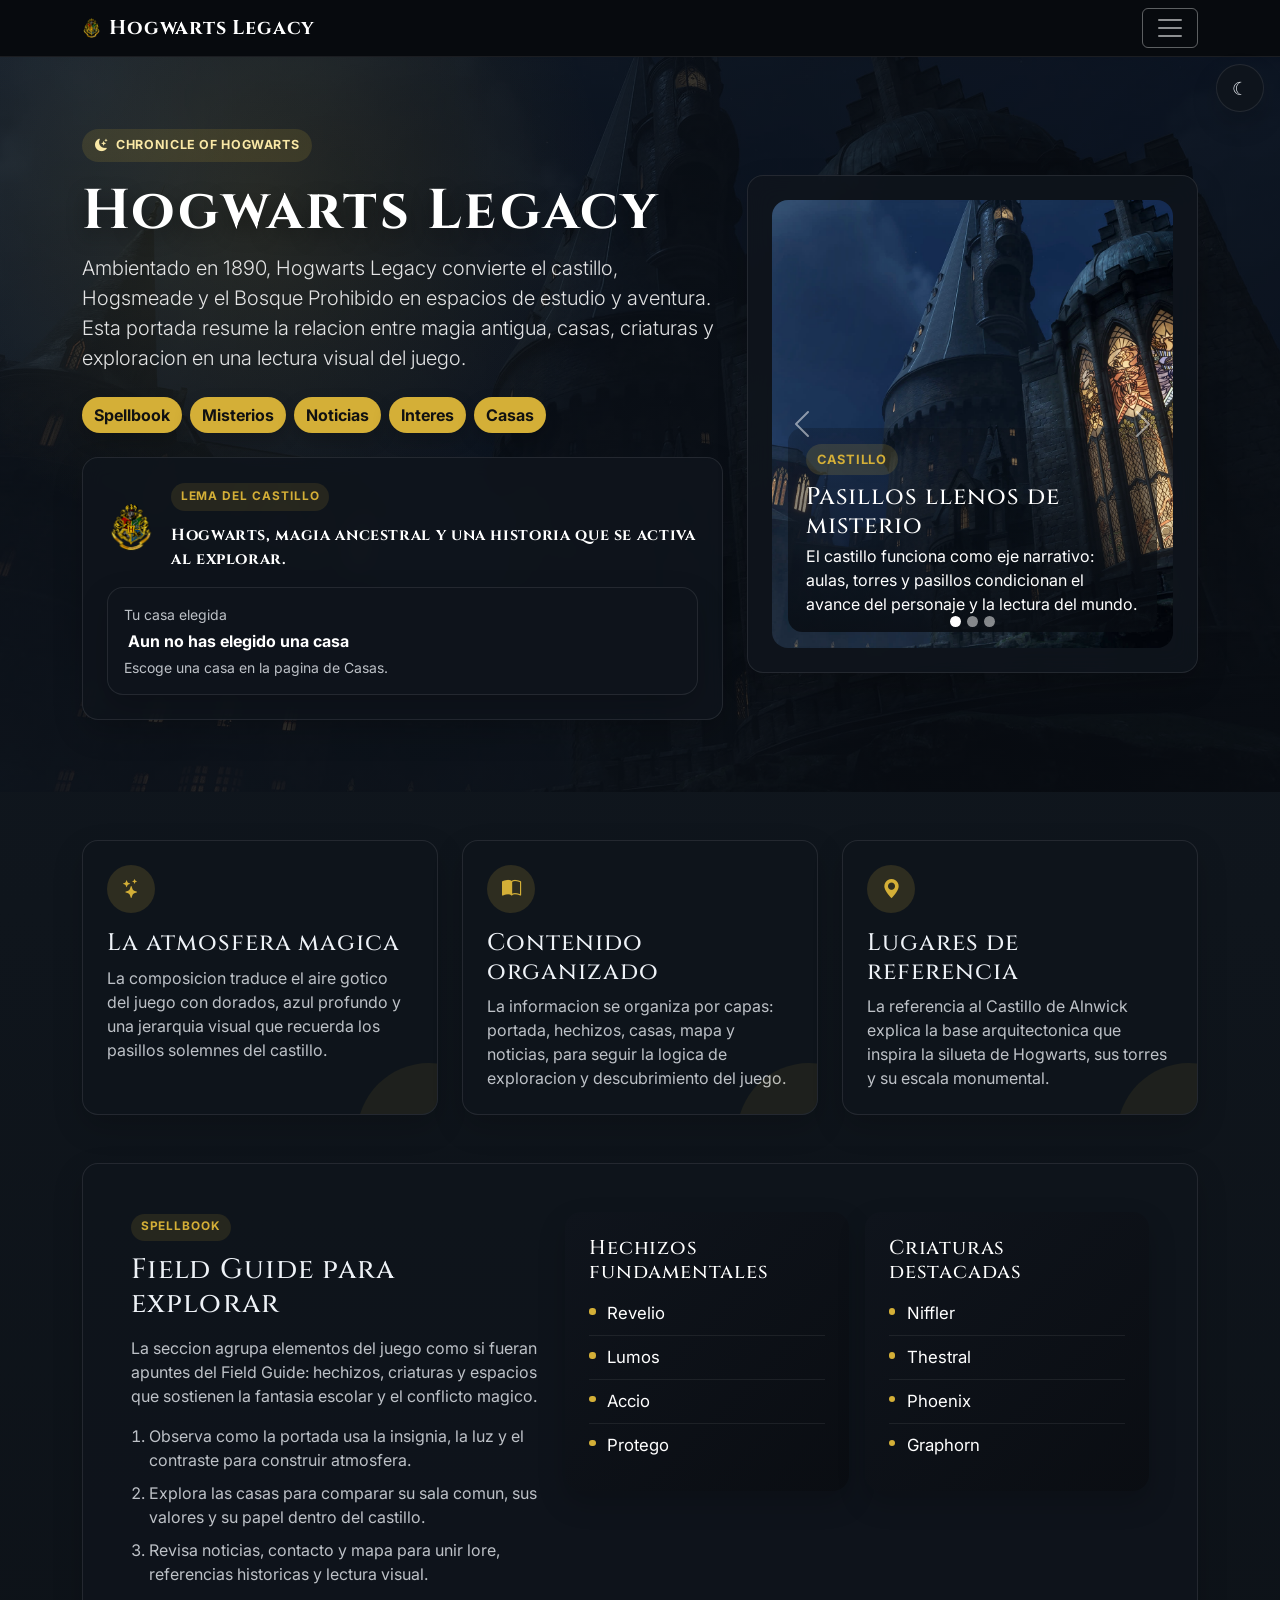
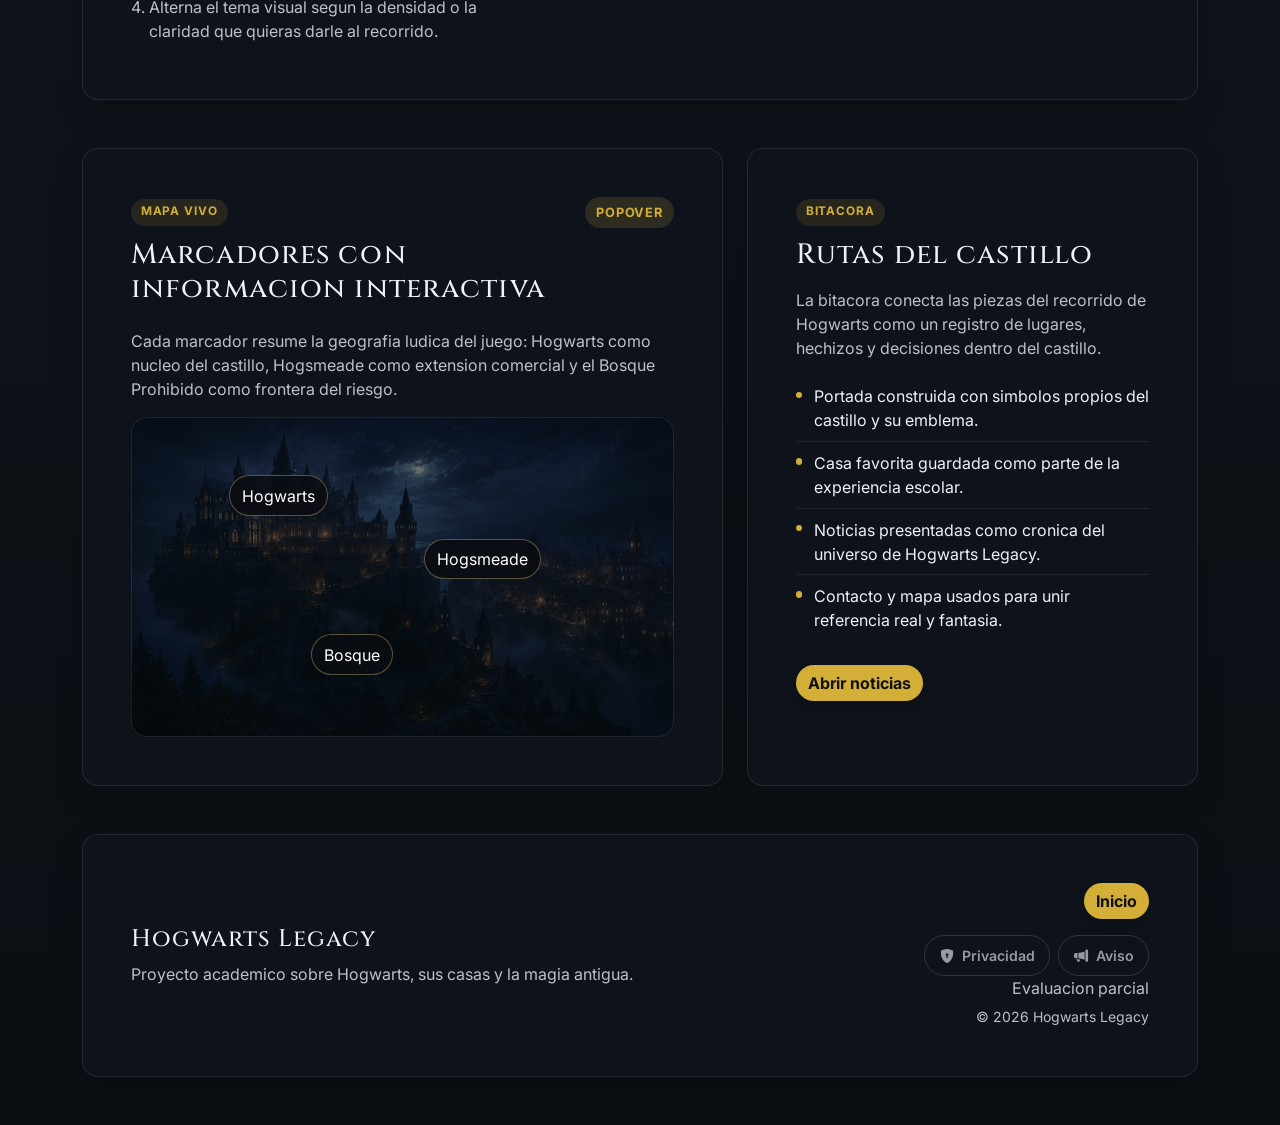
<file: index.html>
<!DOCTYPE html>
<html lang="es">
<head>
  <meta charset="UTF-8">
  <meta name="viewport" content="width=device-width, initial-scale=1.0">
  <title>Hogwarts Legacy</title>
  <meta name="description" content="Sitio web sobre Hogwarts Legacy con informacion, casas, contacto y contenido interactivo para la evaluacion parcial.">
  <meta name="keywords" content="Hogwarts Legacy, Hogwarts, casas, magia, videojuego, sitio web, evaluacion parcial">
  <meta name="author" content="Hogwarts Legacy">
  <meta name="theme-color" content="#0b0f14">
  <meta property="og:title" content="Hogwarts Legacy">
  <meta property="og:description" content="Sitio web interactivo sobre Hogwarts Legacy.">
  <meta property="og:type" content="website">
  <link rel="icon" type="image/png" href="images/Hogwarts-Crest.png">
  <link rel="apple-touch-icon" href="images/Hogwarts-Crest.png">
  <link rel="preconnect" href="https://fonts.googleapis.com">
  <link rel="preconnect" href="https://fonts.gstatic.com" crossorigin>
  <link href="https://fonts.googleapis.com/css2?family=Cinzel:wght@400;700&family=Inter:wght@400;600;700&display=swap" rel="stylesheet">
  <link rel="stylesheet" href="https://cdn.jsdelivr.net/npm/bootstrap-icons@1.11.3/font/bootstrap-icons.min.css">
  <link href="https://cdn.jsdelivr.net/npm/bootstrap@5.3.3/dist/css/bootstrap.min.css" rel="stylesheet">
  <link rel="stylesheet" href="css/style.css">
</head>
<body>
  <nav class="navbar navbar-dark site-nav sticky-top">
    <div class="container">
      <a class="navbar-brand fw-bold title-font d-flex align-items-center gap-2" href="#inicio"><img src="images/Hogwarts-Crest.png" alt="Hogwarts Crest" class="brand-crest">Hogwarts Legacy</a>
      <button class="navbar-toggler" type="button" data-bs-toggle="collapse" data-bs-target="#siteNav" aria-controls="siteNav" aria-expanded="false" aria-label="Abrir navegacion">
        <span class="navbar-toggler-icon"></span>
      </button>
      <div class="collapse navbar-collapse" id="siteNav">
        <div class="navbar-nav ms-auto gap-lg-3 nav-links align-items-lg-center">
          <a class="nav-link" href="#inicio">Inicio</a>
          <a class="nav-link" href="pages/casas.html">Casas</a>
          <a class="nav-link" href="pages/noticias.html">Noticias</a>
          <a class="nav-link" href="pages/enlaces.html">Interes</a>
          <a class="nav-link" href="pages/contacto.html">Contacto</a>
        </div>
      </div>
    </div>
  </nav>
  <button class="theme-fab" type="button" id="themeToggle" aria-label="Cambiar tema" aria-pressed="false">
    <span class="theme-fab-icon" aria-hidden="true">☾</span>
  </button>

  <main id="inicio" class="home-page">
    <section class="hero hero-home text-white">
      <div class="container py-5">
        <div class="row align-items-center g-4 py-lg-4">
          <div class="col-lg-7">
            <span class="hero-badge"><i class="bi bi-moon-stars-fill" aria-hidden="true"></i> Chronicle of Hogwarts</span>
            <h1 class="display-4 title-font fw-bold mt-3">Hogwarts Legacy</h1>
            <p class="lead hero-copy">Ambientado en 1890, Hogwarts Legacy convierte el castillo, Hogsmeade y el Bosque Prohibido en espacios de estudio y aventura. Esta portada resume la relacion entre magia antigua, casas, criaturas y exploracion en una lectura visual del juego.</p>
            <div class="d-flex flex-wrap gap-2 mt-4">
              <a class="btn btn-gold" href="#spellbook">Spellbook</a>
              <a class="btn btn-gold" href="#misterios">Misterios</a>
              <a class="btn btn-gold" href="pages/noticias.html">Noticias</a>
              <a class="btn btn-gold" href="pages/enlaces.html">Interes</a>
              <a class="btn btn-gold" href="pages/casas.html">Casas</a>
            </div>

            <div class="hero-signature panel p-4 mt-4">
              <div class="d-flex align-items-center gap-3">
                <img src="images/Hogwarts-Crest.png" alt="Hogwarts Crest" class="hero-crest">
                <div>
                  <span class="section-label hero-kicker">Lema del castillo</span>
                  <strong class="d-block title-font">Hogwarts, magia ancestral y una historia que se activa al explorar.</strong>
                </div>
              </div>
              <div class="house-reminder mt-3 panel p-3">
                <span class="small text-muted-custom d-block mb-1">Tu casa elegida</span>
                <strong id="heroHouseName"><span id="heroHouseIcon" class="hero-house-icon"></span>Aun no has elegido una casa</strong>
                <span id="heroHouseText" class="d-block small mt-1 text-muted-custom">Escoge una casa en la pagina de Casas.</span>
              </div>
            </div>
          </div>

          <div class="col-lg-5">
            <div class="panel p-3 p-lg-4 hero-feature-shell">
              <div id="homeCarousel" class="carousel slide carousel-fade hero-carousel" data-bs-ride="carousel">
                <div class="carousel-indicators">
                  <button type="button" data-bs-target="#homeCarousel" data-bs-slide-to="0" class="active" aria-current="true" aria-label="Slide 1"></button>
                  <button type="button" data-bs-target="#homeCarousel" data-bs-slide-to="1" aria-label="Slide 2"></button>
                  <button type="button" data-bs-target="#homeCarousel" data-bs-slide-to="2" aria-label="Slide 3"></button>
                </div>
                <div class="carousel-inner rounded-4 overflow-hidden">
                  <div class="carousel-item active">
                    <img src="images/Hogwarts.jpg" class="d-block w-100 hero-slide-img" alt="Hogwarts Legacy">
                    <div class="carousel-caption text-start">
                      <span class="news-tag">Castillo</span>
                      <h2 class="title-font h4 mt-2 mb-1">Pasillos llenos de misterio</h2>
                      <p class="mb-0">El castillo funciona como eje narrativo: aulas, torres y pasillos condicionan el avance del personaje y la lectura del mundo.</p>
                    </div>
                  </div>
                  <div class="carousel-item">
                    <img src="images/Hogwarts-Crest.png" class="d-block w-100 hero-slide-img hero-slide-crest" alt="Escudo de Hogwarts">
                    <div class="carousel-caption text-start">
                      <span class="news-tag">Identidad</span>
                      <h2 class="title-font h4 mt-2 mb-1">Casas con personalidad</h2>
                      <p class="mb-0">La casa elegida define la sala comun, el tono inicial y parte de la experiencia escolar dentro del juego.</p>
                    </div>
                  </div>
                  <div class="carousel-item">
                    <img src="images/ChatGPT Image 2 jul 2026, 14_47_13.png" class="d-block w-100 hero-slide-img" alt="Mapa del juego">
                    <div class="carousel-caption text-start">
                      <span class="news-tag">Exploracion</span>
                      <h2 class="title-font h4 mt-2 mb-1">Una ruta para descubrir</h2>
                      <p class="mb-0">El mapa conecta Hogwarts, Hogsmeade y el bosque como tres escalas de riesgo, comercio y descubrimiento.</p>
                    </div>
                  </div>
                </div>
                <button class="carousel-control-prev" type="button" data-bs-target="#homeCarousel" data-bs-slide="prev">
                  <span class="carousel-control-prev-icon" aria-hidden="true"></span>
                  <span class="visually-hidden">Anterior</span>
                </button>
                <button class="carousel-control-next" type="button" data-bs-target="#homeCarousel" data-bs-slide="next">
                  <span class="carousel-control-next-icon" aria-hidden="true"></span>
                  <span class="visually-hidden">Siguiente</span>
                </button>
              </div>
            </div>
          </div>
        </div>
      </div>
    </section>

    <section class="container my-5">
      <div class="row g-4">
        <div class="col-lg-4">
          <article class="panel p-4 h-100 spotlight-card">
            <div class="spotlight-icon"><i class="bi bi-stars" aria-hidden="true"></i></div>
            <h2 class="title-font h4 mt-3">La atmosfera magica</h2>
            <p class="text-muted-custom mb-0">La composicion traduce el aire gotico del juego con dorados, azul profundo y una jerarquia visual que recuerda los pasillos solemnes del castillo.</p>
          </article>
        </div>
        <div class="col-lg-4">
          <article class="panel p-4 h-100 spotlight-card">
            <div class="spotlight-icon"><i class="bi bi-book-half" aria-hidden="true"></i></div>
            <h2 class="title-font h4 mt-3">Contenido organizado</h2>
            <p class="text-muted-custom mb-0">La informacion se organiza por capas: portada, hechizos, casas, mapa y noticias, para seguir la logica de exploracion y descubrimiento del juego.</p>
          </article>
        </div>
        <div class="col-lg-4">
          <article class="panel p-4 h-100 spotlight-card">
            <div class="spotlight-icon"><i class="bi bi-geo-alt-fill" aria-hidden="true"></i></div>
            <h2 class="title-font h4 mt-3">Lugares de referencia</h2>
            <p class="text-muted-custom mb-0">La referencia al Castillo de Alnwick explica la base arquitectonica que inspira la silueta de Hogwarts, sus torres y su escala monumental.</p>
          </article>
        </div>
      </div>
    </section>

    <section id="spellbook" class="container my-5">
      <div class="panel p-4 p-lg-5 spellbook-shell">
        <div class="row g-4 align-items-start">
          <div class="col-lg-5">
            <span class="section-label hero-kicker">Spellbook</span>
            <h2 class="title-font h3 mb-3">Field Guide para explorar</h2>
            <p class="text-muted-custom">La seccion agrupa elementos del juego como si fueran apuntes del Field Guide: hechizos, criaturas y espacios que sostienen la fantasia escolar y el conflicto magico.</p>
            <ol class="spell-steps mb-0 text-muted-custom">
              <li>Observa como la portada usa la insignia, la luz y el contraste para construir atmosfera.</li>
              <li>Explora las casas para comparar su sala comun, sus valores y su papel dentro del castillo.</li>
              <li>Revisa noticias, contacto y mapa para unir lore, referencias historicas y lectura visual.</li>
              <li>Alterna el tema visual segun la densidad o la claridad que quieras darle al recorrido.</li>
            </ol>
          </div>
          <div class="col-lg-7">
            <div class="row g-3">
              <div class="col-md-6">
                <div class="spell-card gryffindor p-4 h-100">
                  <h3 class="h5 title-font">Hechizos fundamentales</h3>
                  <ul class="magic-list mb-0">
                    <li>Revelio</li>
                    <li>Lumos</li>
                    <li>Accio</li>
                    <li>Protego</li>
                  </ul>
                </div>
              </div>
              <div class="col-md-6">
                <div class="spell-card slytherin p-4 h-100">
                  <h3 class="h5 title-font">Criaturas destacadas</h3>
                  <ul class="magic-list mb-0">
                    <li>Niffler</li>
                    <li>Thestral</li>
                    <li>Phoenix</li>
                    <li>Graphorn</li>
                  </ul>
                </div>
              </div>
            </div>
          </div>
        </div>
      </div>
    </section>

    <section id="misterios" class="container my-5">
      <div class="row g-4 align-items-stretch">
        <div class="col-lg-7">
          <div class="panel p-4 p-lg-5 h-100">
            <div class="d-flex justify-content-between align-items-start gap-3 mb-3">
              <div>
                <span class="section-label hero-kicker">Mapa vivo</span>
                <h2 class="title-font h3 mb-2">Marcadores con informacion interactiva</h2>
              </div>
              <span class="news-tag">Popover</span>
            </div>
            <p class="text-muted-custom">Cada marcador resume la geografia ludica del juego: Hogwarts como nucleo del castillo, Hogsmeade como extension comercial y el Bosque Prohibido como frontera del riesgo.</p>
            <div class="game-map game-map-home">
              <button class="map-marker marker-hogwarts" data-bs-toggle="popover" data-bs-custom-class="hl-popover" data-bs-trigger="focus" data-bs-title="Hogwarts" data-bs-content="El castillo donde comienza toda la aventura.">Hogwarts</button>
              <button class="map-marker marker-hogsmeade" data-bs-toggle="popover" data-bs-custom-class="hl-popover" data-bs-trigger="focus" data-bs-title="Hogsmeade" data-bs-content="El pueblo magico lleno de tiendas y secretos.">Hogsmeade</button>
              <button class="map-marker marker-forest" data-bs-toggle="popover" data-bs-custom-class="hl-popover" data-bs-trigger="focus" data-bs-title="Bosque Prohibido" data-bs-content="Un lugar oscuro con criaturas y peligro.">Bosque</button>
            </div>
          </div>
        </div>
        <div class="col-lg-5">
          <div class="panel p-4 p-lg-5 h-100">
            <span class="section-label hero-kicker">Bitacora</span>
            <h2 class="title-font h3 mb-3">Rutas del castillo</h2>
            <p class="text-muted-custom">La bitacora conecta las piezas del recorrido de Hogwarts como un registro de lugares, hechizos y decisiones dentro del castillo.</p>
            <ul class="magic-list mb-4">
              <li>Portada construida con simbolos propios del castillo y su emblema.</li>
              <li>Casa favorita guardada como parte de la experiencia escolar.</li>
              <li>Noticias presentadas como cronica del universo de Hogwarts Legacy.</li>
              <li>Contacto y mapa usados para unir referencia real y fantasia.</li>
            </ul>
            <a class="btn btn-gold" href="pages/noticias.html">Abrir noticias</a>
          </div>
        </div>
      </div>
    </section>
  </main>

  <footer class="site-footer container pb-5">
    <div class="panel p-4 p-lg-5">
      <div class="row g-4 align-items-center">
        <div class="col-lg-8">
          <h2 class="title-font h4 mb-2">Hogwarts Legacy</h2>
          <p class="mb-0 text-muted-custom">Proyecto academico sobre Hogwarts, sus casas y la magia antigua.</p>
        </div>
        <div class="col-lg-4 text-lg-end">
          <a class="btn btn-gold" href="#inicio" aria-label="Ir al inicio">Inicio</a>
          <div class="d-flex flex-wrap gap-2 justify-content-lg-end mt-3">
            <button class="btn btn-privacy" type="button" data-bs-toggle="modal" data-bs-target="#privacyModal">
              <i class="bi bi-shield-lock-fill" aria-hidden="true"></i>
              <span class="ms-1">Privacidad</span>
            </button>
            <button class="btn btn-privacy" type="button" id="castleAlertBtn" aria-label="Aviso del castillo">
              <i class="bi bi-megaphone-fill" aria-hidden="true"></i>
              <span class="ms-1">Aviso</span>
            </button>
          </div>
          <p class="mb-1 text-muted-custom">Evaluacion parcial</p>
          <small class="text-muted-custom">&copy; 2026 Hogwarts Legacy</small>
        </div>
      </div>
    </div>
  </footer>

  <div class="modal fade" id="privacyModal" tabindex="-1" aria-labelledby="privacyModalLabel" aria-hidden="true">
    <div class="modal-dialog modal-dialog-centered modal-lg">
      <div class="modal-content panel">
        <div class="modal-header border-0">
          <h2 class="modal-title title-font h4" id="privacyModalLabel">Politica de Privacidad</h2>
          <button type="button" class="btn-close" data-bs-dismiss="modal" aria-label="Cerrar"></button>
        </div>
        <div class="modal-body pt-0">
          <p class="text-muted-custom">Este grimorio digital recuerda tu casa elegida y usa enlaces externos para abrir mapas, videos y referencias del mundo magico.</p>
          <ul class="contact-list text-muted-custom mb-0">
            <li>Se guarda la casa seleccionada en localStorage para recordar tu preferencia.</li>
            <li>No se recopilan datos personales sensibles desde el formulario de contacto.</li>
            <li>Los enlaces externos pueden abrir servicios de terceros como YouTube o Google Maps.</li>
            <li>La exploracion del castillo se apoya en referencias, mapas y videos del mundo de Hogwarts Legacy.</li>
          </ul>
        </div>
        <div class="modal-footer border-0">
          <button type="button" class="btn btn-gold" data-bs-dismiss="modal">Entendido</button>
        </div>
      </div>
    </div>
  </div>

  <script src="https://cdn.jsdelivr.net/npm/bootstrap@5.3.3/dist/js/bootstrap.bundle.min.js"></script>
  <script src="js/main.js"></script>
</body>
</html>
</file>
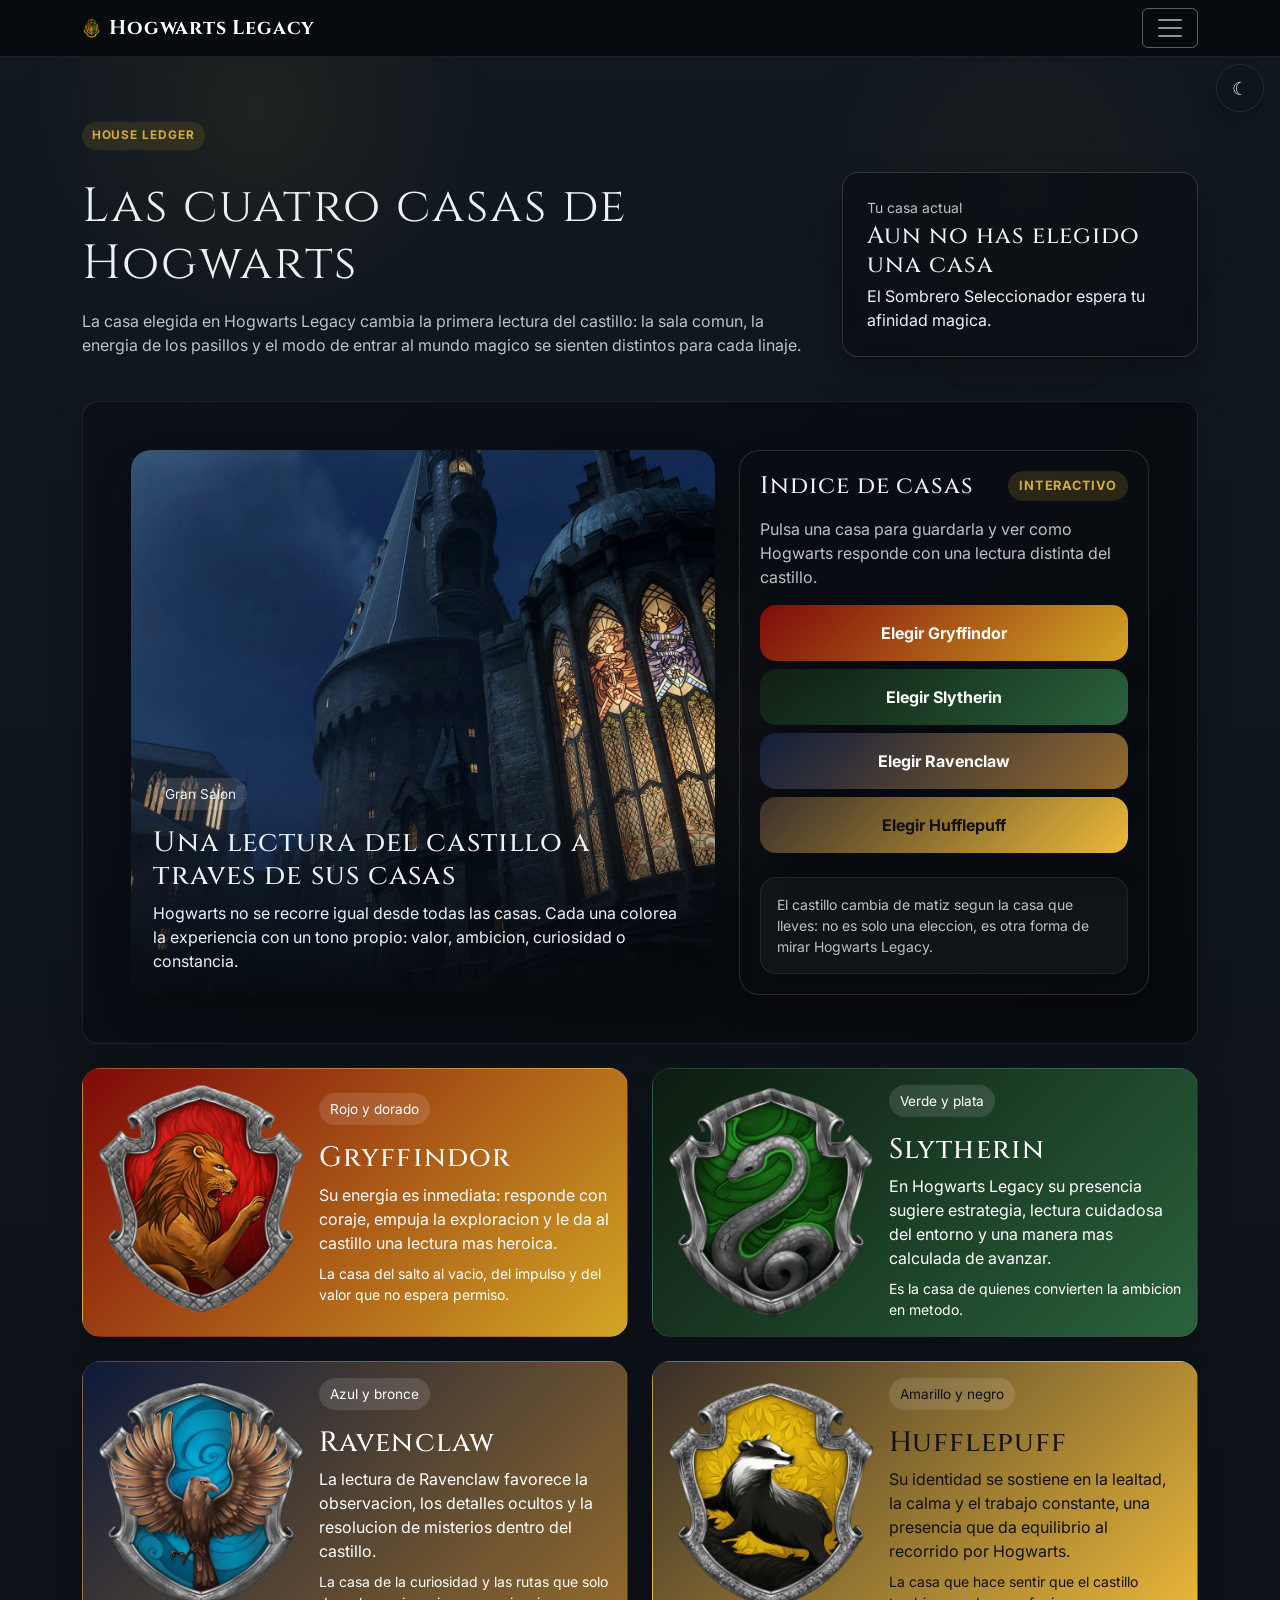
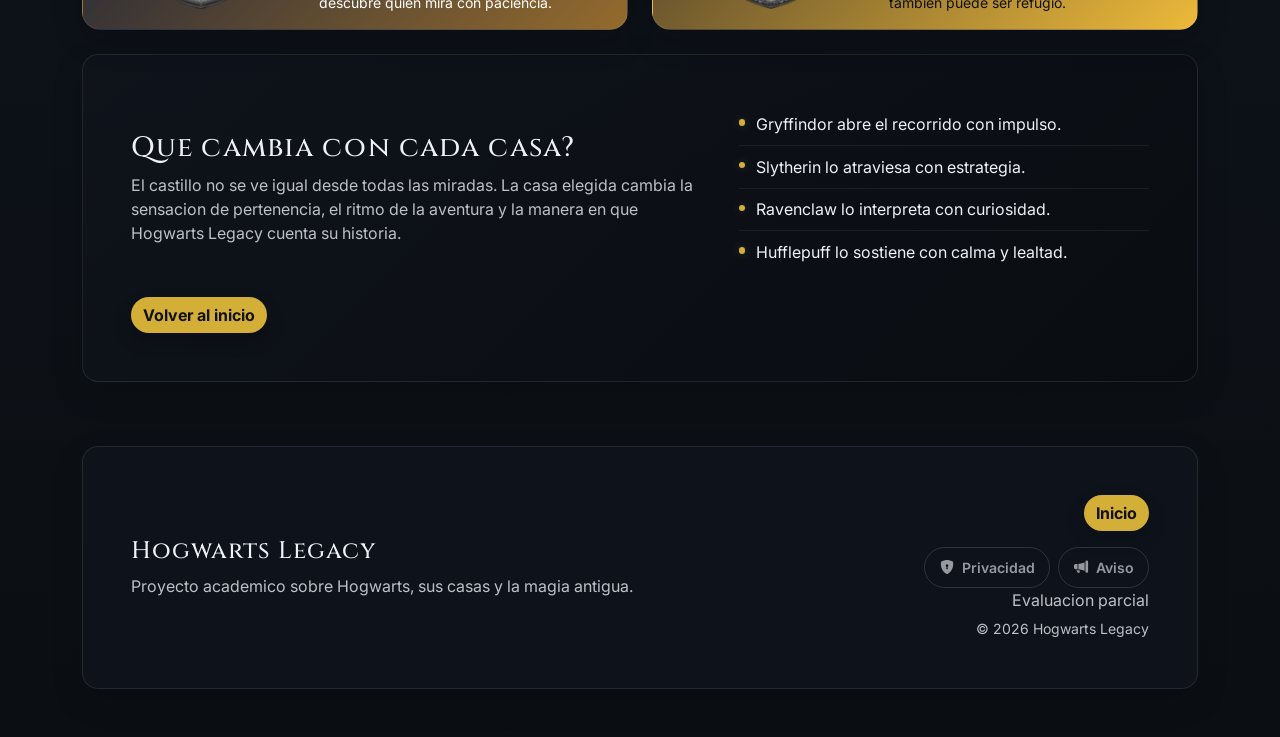
<file: pages/casas.html>
<!DOCTYPE html>
<html lang="es">
<head>
  <meta charset="UTF-8">
  <meta name="viewport" content="width=device-width, initial-scale=1.0">
  <title>Casas | Hogwarts Legacy</title>
  <meta name="description" content="Casas de Hogwarts Legacy con identidad, seleccion guardada y contenido interactivo.">
  <meta name="keywords" content="Hogwarts Legacy, casas de Hogwarts, Gryffindor, Slytherin, Ravenclaw, Hufflepuff">
  <meta name="author" content="Hogwarts Legacy">
  <meta name="theme-color" content="#0b0f14">
  <meta property="og:title" content="Casas | Hogwarts Legacy">
  <meta property="og:description" content="Conoce las casas de Hogwarts y elige tu favorita dentro del castillo.">
  <meta property="og:type" content="website">
  <link rel="icon" type="image/png" href="../images/Hogwarts-Crest.png">
  <link rel="apple-touch-icon" href="../images/Hogwarts-Crest.png">
  <link rel="preconnect" href="https://fonts.googleapis.com">
  <link rel="preconnect" href="https://fonts.gstatic.com" crossorigin>
  <link href="https://fonts.googleapis.com/css2?family=Cinzel:wght@400;700&family=Inter:wght@400;600;700&display=swap" rel="stylesheet">
  <link href="https://cdn.jsdelivr.net/npm/bootstrap-icons@1.11.3/font/bootstrap-icons.min.css" rel="stylesheet">
  <link href="https://cdn.jsdelivr.net/npm/bootstrap@5.3.3/dist/css/bootstrap.min.css" rel="stylesheet">
  <link rel="stylesheet" href="../css/style.css">
</head>
<body>
  <nav class="navbar navbar-dark site-nav sticky-top">
    <div class="container">
      <a class="navbar-brand fw-bold title-font d-flex align-items-center gap-2" href="../index.html"><img src="../images/Hogwarts-Crest.png" alt="Hogwarts Crest" class="brand-crest">Hogwarts Legacy</a>
      <button class="navbar-toggler" type="button" data-bs-toggle="collapse" data-bs-target="#siteNav" aria-controls="siteNav" aria-expanded="false" aria-label="Abrir navegacion">
        <span class="navbar-toggler-icon"></span>
      </button>
      <div class="collapse navbar-collapse" id="siteNav">
        <div class="navbar-nav ms-auto gap-lg-3 nav-links align-items-lg-center">
          <a class="nav-link" href="../index.html">Inicio</a>
          <a class="nav-link" href="casas.html">Casas</a>
          <a class="nav-link" href="noticias.html">Noticias</a>
          <a class="nav-link" href="enlaces.html">Interes</a>
          <a class="nav-link" href="contacto.html">Contacto</a>
        </div>
      </div>
    </div>
  </nav>

  <button class="theme-fab" type="button" id="themeToggle" aria-label="Cambiar tema" aria-pressed="false">
    <span class="theme-fab-icon" aria-hidden="true">☾</span>
  </button>

  <main class="container py-4 py-lg-5 houses-page" id="casas">
    <section class="house-ledger-head mb-4">
      <div class="row g-4 align-items-end">
        <div class="col-lg-8">
          <span class="section-label hero-kicker">House Ledger</span>
          <h1 class="title-font display-5 mt-3 mb-3">Las cuatro casas de Hogwarts</h1>
          <p class="text-muted-custom mb-0">La casa elegida en Hogwarts Legacy cambia la primera lectura del castillo: la sala comun, la energia de los pasillos y el modo de entrar al mundo magico se sienten distintos para cada linaje.</p>
        </div>
        <div class="col-lg-4">
          <div class="house-current house-current--glass panel p-4">
            <span class="small text-muted-custom d-block mb-1">Tu casa actual</span>
            <h2 class="title-font h4 mb-1" id="selectedHouseTitle">Aun no has elegido una casa</h2>
            <p class="mb-0" id="selectedHouseText">El Sombrero Seleccionador espera tu afinidad magica.</p>
          </div>
        </div>
      </div>
    </section>

    <section class="house-ledger-panel panel p-4 p-lg-5 mb-4">
      <div class="row g-4 align-items-stretch">
        <div class="col-lg-7">
          <article class="house-feature h-100">
            <img src="../images/Hogwarts.jpg" alt="Hogwarts Legacy" class="house-feature-image">
            <div class="house-feature-overlay">
              <span class="house-pill">Gran Salon</span>
              <h2 class="title-font h3 mt-3">Una lectura del castillo a traves de sus casas</h2>
              <p class="mb-0">Hogwarts no se recorre igual desde todas las casas. Cada una colorea la experiencia con un tono propio: valor, ambicion, curiosidad o constancia.</p>
            </div>
          </article>
        </div>
        <div class="col-lg-5">
          <div class="house-index h-100">
            <div class="d-flex align-items-center justify-content-between mb-3">
              <h2 class="title-font h4 mb-0">Indice de casas</h2>
              <span class="news-tag">Interactivo</span>
            </div>
            <p class="text-muted-custom">Pulsa una casa para guardarla y ver como Hogwarts responde con una lectura distinta del castillo.</p>
            <div class="d-grid gap-2">
              <button type="button" class="house-select gryffindor" data-house="Gryffindor" data-desc="Coraje, audacia y valentia.">Elegir Gryffindor</button>
              <button type="button" class="house-select slytherin" data-house="Slytherin" data-desc="Ambicion, astucia y determinacion.">Elegir Slytherin</button>
              <button type="button" class="house-select ravenclaw" data-house="Ravenclaw" data-desc="Sabiduria, creatividad y curiosidad.">Elegir Ravenclaw</button>
              <button type="button" class="house-select hufflepuff" data-house="Hufflepuff" data-desc="Lealtad, paciencia y esfuerzo.">Elegir Hufflepuff</button>
            </div>
            <div class="house-index-note mt-4 panel p-3">
              <p class="mb-0 small text-muted-custom">El castillo cambia de matiz segun la casa que lleves: no es solo una eleccion, es otra forma de mirar Hogwarts Legacy.</p>
            </div>
          </div>
        </div>
      </div>
    </section>

    <section class="row g-4 mb-4">
      <div class="col-lg-6">
        <article class="house-article panel p-3 h-100 gryffindor" data-bs-toggle="popover" data-bs-custom-class="hl-popover" data-bs-trigger="focus" tabindex="0" data-bs-title="Gryffindor" data-bs-content="Valentia, audacia y accion directa marcan la energia de Gryffindor en Hogwarts Legacy.">
          <div class="row g-3 align-items-center">
            <div class="col-md-5">
              <img src="../images/Gryffindor.jpg" alt="Gryffindor" class="house-article-image">
            </div>
            <div class="col-md-7">
              <span class="house-pill">Rojo y dorado</span>
              <h2 class="title-font h3 mt-3">Gryffindor</h2>
              <p class="mb-2">Su energia es inmediata: responde con coraje, empuja la exploracion y le da al castillo una lectura mas heroica.</p>
              <p class="mb-0 small">La casa del salto al vacio, del impulso y del valor que no espera permiso.</p>
            </div>
          </div>
        </article>
      </div>
      <div class="col-lg-6">
        <article class="house-article panel p-3 h-100 slytherin" data-bs-toggle="popover" data-bs-custom-class="hl-popover" data-bs-trigger="focus" tabindex="0" data-bs-title="Slytherin" data-bs-content="Ambicion, control y estrategia definen a Slytherin dentro del castillo y sus pasillos ocultos.">
          <div class="row g-3 align-items-center">
            <div class="col-md-5">
              <img src="../images/Slytherin.jpg" alt="Slytherin" class="house-article-image">
            </div>
            <div class="col-md-7">
              <span class="house-pill">Verde y plata</span>
              <h2 class="title-font h3 mt-3">Slytherin</h2>
              <p class="mb-2">En Hogwarts Legacy su presencia sugiere estrategia, lectura cuidadosa del entorno y una manera mas calculada de avanzar.</p>
              <p class="mb-0 small">Es la casa de quienes convierten la ambicion en metodo.</p>
            </div>
          </div>
        </article>
      </div>
      <div class="col-lg-6">
        <article class="house-article panel p-3 h-100 ravenclaw" data-bs-toggle="popover" data-bs-custom-class="hl-popover" data-bs-trigger="focus" tabindex="0" data-bs-title="Ravenclaw" data-bs-content="Sabiduria y curiosidad convierten a Ravenclaw en una casa de observacion y desciframiento.">
          <div class="row g-3 align-items-center">
            <div class="col-md-5">
              <img src="../images/Ravenclaw.jpg" alt="Ravenclaw" class="house-article-image">
            </div>
            <div class="col-md-7">
              <span class="house-pill">Azul y bronce</span>
              <h2 class="title-font h3 mt-3">Ravenclaw</h2>
              <p class="mb-2">La lectura de Ravenclaw favorece la observacion, los detalles ocultos y la resolucion de misterios dentro del castillo.</p>
              <p class="mb-0 small">La casa de la curiosidad y las rutas que solo descubre quien mira con paciencia.</p>
            </div>
          </div>
        </article>
      </div>
      <div class="col-lg-6">
        <article class="house-article panel p-3 h-100 hufflepuff" data-bs-toggle="popover" data-bs-custom-class="hl-popover" data-bs-trigger="focus" tabindex="0" data-bs-title="Hufflepuff" data-bs-content="Lealtad, paciencia y constancia sostienen el caracter de Hufflepuff en Hogwarts Legacy.">
          <div class="row g-3 align-items-center">
            <div class="col-md-5">
              <img src="../images/Hufflepuff.jpg" alt="Hufflepuff" class="house-article-image">
            </div>
            <div class="col-md-7">
              <span class="house-pill">Amarillo y negro</span>
              <h2 class="title-font h3 mt-3">Hufflepuff</h2>
              <p class="mb-2">Su identidad se sostiene en la lealtad, la calma y el trabajo constante, una presencia que da equilibrio al recorrido por Hogwarts.</p>
              <p class="mb-0 small">La casa que hace sentir que el castillo tambien puede ser refugio.</p>
            </div>
          </div>
        </article>
      </div>
    </section>

    <section class="panel p-4 p-lg-5 house-summary">
      <div class="row g-4 align-items-center">
        <div class="col-lg-7">
          <h2 class="title-font h3">Que cambia con cada casa?</h2>
          <p class="mb-0 text-muted-custom">El castillo no se ve igual desde todas las miradas. La casa elegida cambia la sensacion de pertenencia, el ritmo de la aventura y la manera en que Hogwarts Legacy cuenta su historia.</p>
        </div>
        <div class="col-lg-5">
          <ul class="magic-list mb-0 house-points">
            <li>Gryffindor abre el recorrido con impulso.</li>
            <li>Slytherin lo atraviesa con estrategia.</li>
            <li>Ravenclaw lo interpreta con curiosidad.</li>
            <li>Hufflepuff lo sostiene con calma y lealtad.</li>
          </ul>
        </div>
      </div>
      <a class="btn btn-gold mt-4" href="../index.html">Volver al inicio</a>
    </section>
  </main>

  <footer class="site-footer container pb-5">
    <div class="panel p-4 p-lg-5">
      <div class="row g-4 align-items-center">
        <div class="col-lg-8">
          <h2 class="title-font h4 mb-2">Hogwarts Legacy</h2>
          <p class="mb-0 text-muted-custom">Proyecto academico sobre Hogwarts, sus casas y la magia antigua.</p>
        </div>
        <div class="col-lg-4 text-lg-end">
          <a class="btn btn-gold" href="../index.html">Inicio</a>
          <div class="d-flex flex-wrap gap-2 justify-content-lg-end mt-3">
            <button class="btn btn-privacy" type="button" data-bs-toggle="modal" data-bs-target="#privacyModal">
              <i class="bi bi-shield-lock-fill" aria-hidden="true"></i>
              <span class="ms-1">Privacidad</span>
            </button>
            <button class="btn btn-privacy" type="button" id="castleAlertBtn" aria-label="Aviso del castillo">
              <i class="bi bi-megaphone-fill" aria-hidden="true"></i>
              <span class="ms-1">Aviso</span>
            </button>
          </div>
          <p class="mb-1 text-muted-custom">Evaluacion parcial</p>
          <small class="text-muted-custom">&copy; 2026 Hogwarts Legacy</small>
        </div>
      </div>
    </div>
  </footer>

  <div class="modal fade" id="privacyModal" tabindex="-1" aria-labelledby="privacyModalLabel" aria-hidden="true">
    <div class="modal-dialog modal-dialog-centered modal-lg">
      <div class="modal-content panel">
        <div class="modal-header border-0">
          <h2 class="modal-title title-font h4" id="privacyModalLabel">Politica de Privacidad</h2>
          <button type="button" class="btn-close" data-bs-dismiss="modal" aria-label="Cerrar"></button>
        </div>
        <div class="modal-body pt-0">
          <p class="text-muted-custom">Este grimorio digital recuerda tu casa elegida y usa enlaces externos para abrir mapas, videos y referencias del mundo magico.</p>
          <ul class="contact-list text-muted-custom mb-0">
            <li>Se guarda la casa seleccionada en localStorage para recordar tu preferencia.</li>
            <li>No se recopilan datos personales sensibles desde el formulario de contacto.</li>
            <li>Los enlaces externos pueden abrir servicios de terceros como YouTube o Google Maps.</li>
            <li>La exploracion del castillo se apoya en referencias, mapas y videos del mundo de Hogwarts Legacy.</li>
          </ul>
        </div>
        <div class="modal-footer border-0">
          <button type="button" class="btn btn-gold" data-bs-dismiss="modal">Entendido</button>
        </div>
      </div>
    </div>
  </div>

  <script src="https://cdn.jsdelivr.net/npm/bootstrap@5.3.3/dist/js/bootstrap.bundle.min.js"></script>
  <script src="../js/main.js"></script>
</body>
</html>
</file>
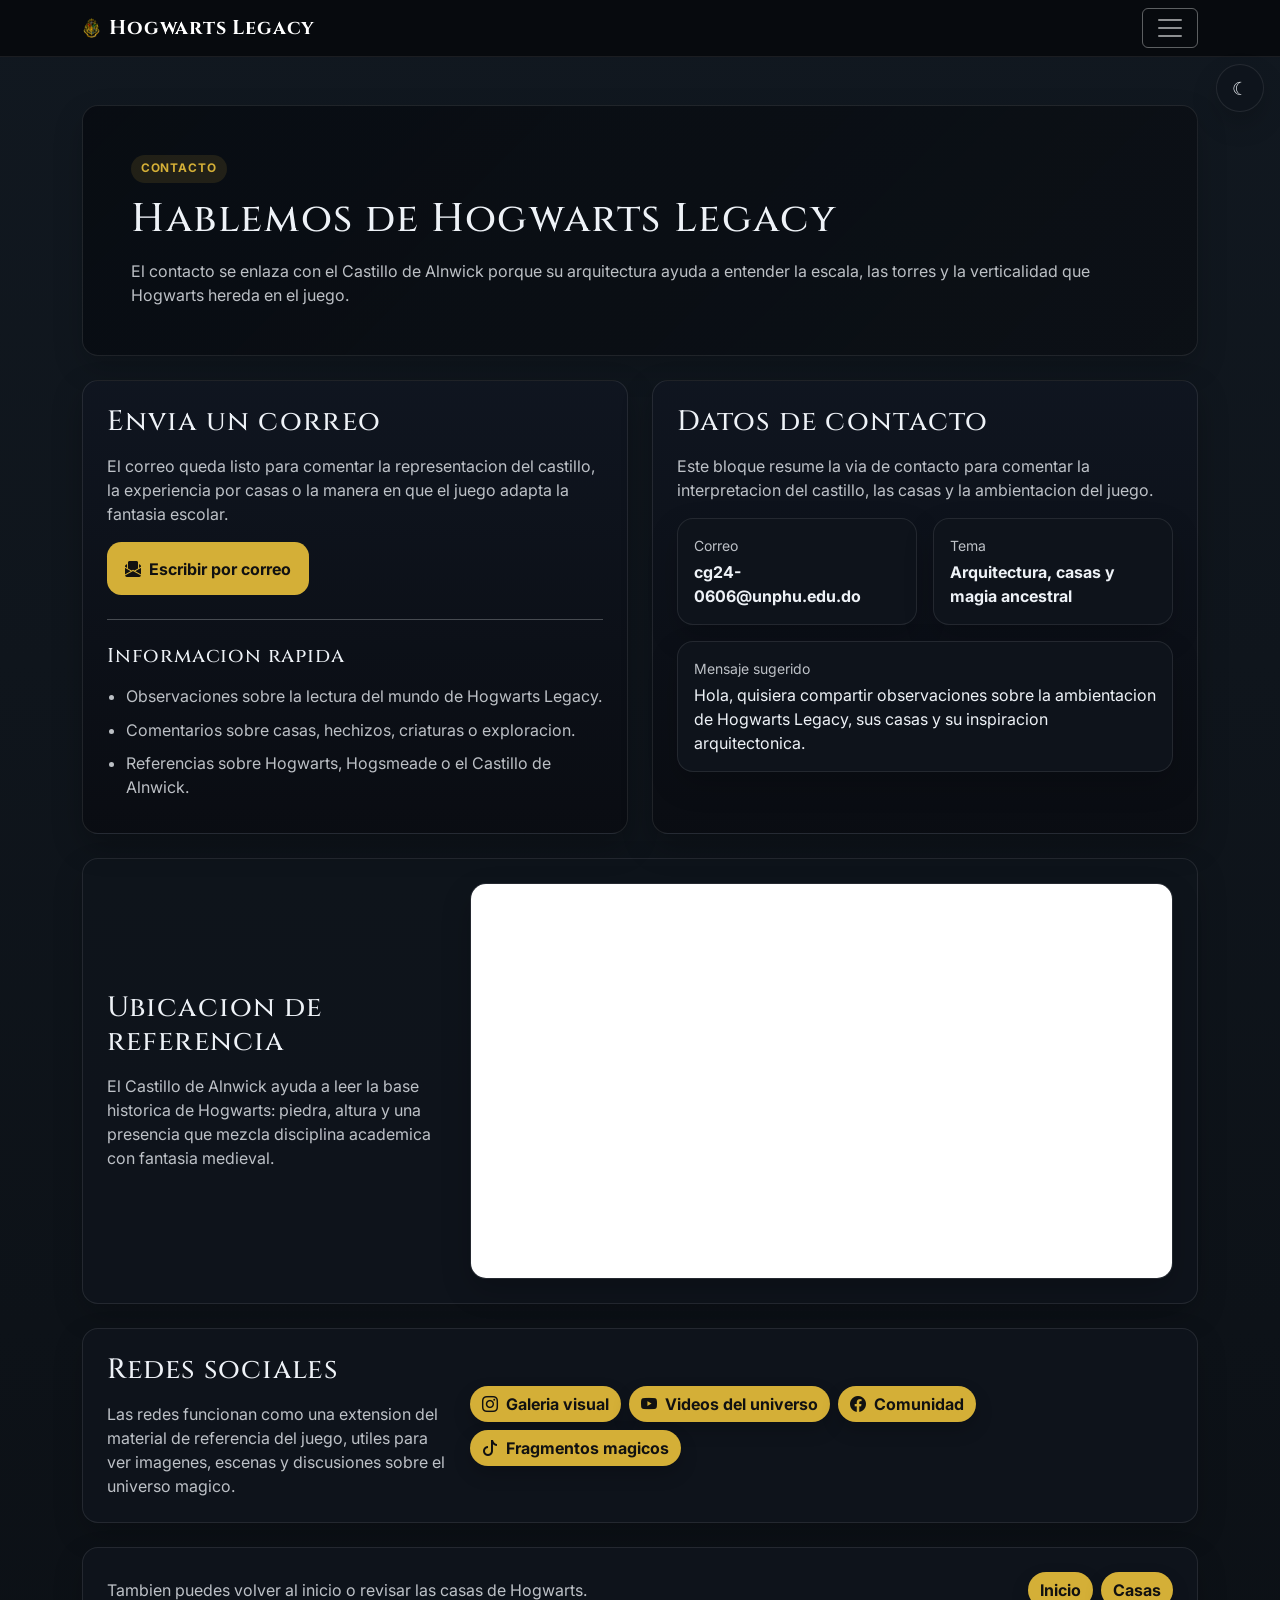
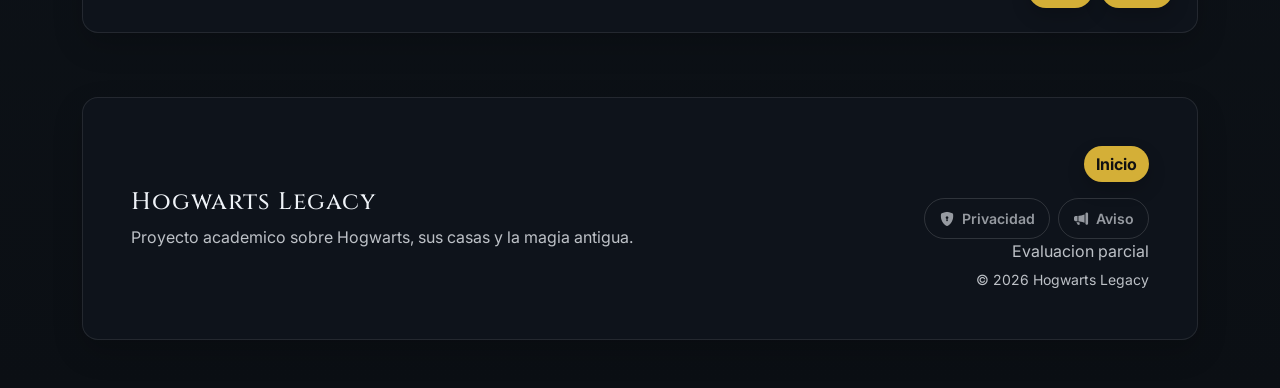
<file: pages/contacto.html>
<!DOCTYPE html>
<html lang="es">
<head>
  <meta charset="UTF-8">
  <meta name="viewport" content="width=device-width, initial-scale=1.0">
  <title>Contacto | Hogwarts Legacy</title>
  <meta name="description" content="Pagina de contacto de Hogwarts Legacy con enlace mailto, mapa y redes del mundo magico.">
  <meta name="keywords" content="Hogwarts Legacy, contacto, mailto, correo, magia, Hogwarts">
  <meta name="author" content="Hogwarts Legacy">
  <meta name="theme-color" content="#0b0f14">
  <meta property="og:title" content="Contacto | Hogwarts Legacy">
  <meta property="og:description" content="Contacta el mundo de Hogwarts Legacy por correo.">
  <meta property="og:type" content="website">
  <link rel="icon" type="image/png" href="../images/Hogwarts-Crest.png">
  <link rel="apple-touch-icon" href="../images/Hogwarts-Crest.png">
  <link rel="preconnect" href="https://fonts.googleapis.com">
  <link rel="preconnect" href="https://fonts.gstatic.com" crossorigin>
  <link href="https://fonts.googleapis.com/css2?family=Cinzel:wght@400;700&family=Inter:wght@400;600;700&display=swap" rel="stylesheet">
  <link rel="stylesheet" href="https://cdn.jsdelivr.net/npm/bootstrap-icons@1.11.3/font/bootstrap-icons.min.css">
  <link href="https://cdn.jsdelivr.net/npm/bootstrap@5.3.3/dist/css/bootstrap.min.css" rel="stylesheet">
  <link rel="stylesheet" href="../css/style.css">
</head>
<body>
  <nav class="navbar navbar-dark site-nav sticky-top">
    <div class="container">
      <a class="navbar-brand fw-bold title-font d-flex align-items-center gap-2" href="../index.html"><img src="../images/Hogwarts-Crest.png" alt="Hogwarts Crest" class="brand-crest">Hogwarts Legacy</a>
      <button class="navbar-toggler" type="button" data-bs-toggle="collapse" data-bs-target="#siteNav" aria-controls="siteNav" aria-expanded="false" aria-label="Abrir navegacion">
        <span class="navbar-toggler-icon"></span>
      </button>
      <div class="collapse navbar-collapse" id="siteNav">
        <div class="navbar-nav ms-auto gap-lg-3 nav-links align-items-lg-center">
          <a class="nav-link" href="../index.html">Inicio</a>
          <a class="nav-link" href="casas.html">Casas</a>
          <a class="nav-link" href="noticias.html">Noticias</a>
          <a class="nav-link" href="enlaces.html">Interes</a>
          <a class="nav-link" href="contacto.html">Contacto</a>
        </div>
      </div>
    </div>
  </nav>
  <button class="theme-fab" type="button" id="themeToggle" aria-label="Cambiar tema" aria-pressed="false">
    <span class="theme-fab-icon" aria-hidden="true">☾</span>
  </button>

  <main class="container py-5">
    <section class="panel p-4 p-lg-5 contact-hero mb-4">
      <span class="section-label hero-kicker">Contacto</span>
      <h1 class="title-font mb-3">Hablemos de Hogwarts Legacy</h1>
      <p class="text-muted-custom mb-0">El contacto se enlaza con el Castillo de Alnwick porque su arquitectura ayuda a entender la escala, las torres y la verticalidad que Hogwarts hereda en el juego.</p>
    </section>

    <section class="row g-4">
      <div class="col-lg-6">
        <div class="contact-card p-4 h-100">
          <h2 class="title-font h3 mb-3">Envia un correo</h2>
          <p class="text-muted-custom">El correo queda listo para comentar la representacion del castillo, la experiencia por casas o la manera en que el juego adapta la fantasia escolar.</p>
          <a class="contact-link" href="mailto:cg24-0606@unphu.edu.do?subject=Consulta%20sobre%20Hogwarts%20Legacy">
            <i class="bi bi-envelope-paper-fill" aria-hidden="true"></i>
            Escribir por correo
          </a>
          <hr class="border-light opacity-25 my-4">
          <h3 class="h5 title-font mb-3">Informacion rapida</h3>
          <ul class="contact-list mb-0 text-muted-custom">
            <li>Observaciones sobre la lectura del mundo de Hogwarts Legacy.</li>
            <li>Comentarios sobre casas, hechizos, criaturas o exploracion.</li>
            <li>Referencias sobre Hogwarts, Hogsmeade o el Castillo de Alnwick.</li>
          </ul>
        </div>
      </div>

      <div class="col-lg-6">
        <div class="contact-card p-4 h-100">
          <h2 class="title-font h3 mb-3">Datos de contacto</h2>
          <p class="text-muted-custom">Este bloque resume la via de contacto para comentar la interpretacion del castillo, las casas y la ambientacion del juego.</p>
          <div class="row g-3">
            <div class="col-sm-6">
              <div class="panel p-3 h-100">
                <span class="small text-muted-custom d-block mb-1">Correo</span>
                <strong>cg24-0606@unphu.edu.do</strong>
              </div>
            </div>
            <div class="col-sm-6">
              <div class="panel p-3 h-100">
                <span class="small text-muted-custom d-block mb-1">Tema</span>
                <strong>Arquitectura, casas y magia ancestral</strong>
              </div>
            </div>
            <div class="col-12">
              <div class="panel p-3">
                <span class="small text-muted-custom d-block mb-1">Mensaje sugerido</span>
                <p class="mb-0">Hola, quisiera compartir observaciones sobre la ambientacion de Hogwarts Legacy, sus casas y su inspiracion arquitectonica.</p>
              </div>
            </div>
          </div>
        </div>
      </div>
    </section>

    <section class="panel p-4 mt-4">
      <div class="row g-4 align-items-center">
        <div class="col-lg-4">
          <h2 class="title-font h3 mb-3">Ubicacion de referencia</h2>
          <p class="text-muted-custom mb-0">El Castillo de Alnwick ayuda a leer la base historica de Hogwarts: piedra, altura y una presencia que mezcla disciplina academica con fantasia medieval.</p>
        </div>
        <div class="col-lg-8">
          <div class="ratio ratio-16x9 panel overflow-hidden">
            <iframe
              src="https://www.google.com/maps?q=Castillo+de+Alnwick&output=embed"
              title="Castillo de Alnwick en Google Maps"
              loading="lazy"
              referrerpolicy="no-referrer-when-downgrade"
              allowfullscreen>
            </iframe>
          </div>
        </div>
      </div>
    </section>

    <section class="panel p-4 mt-4">
      <div class="row g-4 align-items-center">
        <div class="col-lg-4">
          <h2 class="title-font h3 mb-3">Redes sociales</h2>
          <p class="text-muted-custom mb-0">Las redes funcionan como una extension del material de referencia del juego, utiles para ver imagenes, escenas y discusiones sobre el universo magico.</p>
        </div>
        <div class="col-lg-8">
          <div class="d-flex flex-wrap gap-2">
            <a class="btn btn-gold d-inline-flex align-items-center gap-2" href="https://www.instagram.com/" target="_blank" rel="noopener noreferrer"><i class="bi bi-instagram" aria-hidden="true"></i><span>Galeria visual</span></a>
            <a class="btn btn-gold d-inline-flex align-items-center gap-2" href="https://www.youtube.com/" target="_blank" rel="noopener noreferrer"><i class="bi bi-youtube" aria-hidden="true"></i><span>Videos del universo</span></a>
            <a class="btn btn-gold d-inline-flex align-items-center gap-2" href="https://www.facebook.com/" target="_blank" rel="noopener noreferrer"><i class="bi bi-facebook" aria-hidden="true"></i><span>Comunidad</span></a>
            <a class="btn btn-gold d-inline-flex align-items-center gap-2" href="https://www.tiktok.com/" target="_blank" rel="noopener noreferrer"><i class="bi bi-tiktok" aria-hidden="true"></i><span>Fragmentos magicos</span></a>
          </div>
        </div>
      </div>
    </section>

    <section class="panel p-4 mt-4">
      <div class="d-flex flex-wrap gap-3 align-items-center justify-content-between">
        <p class="mb-0 text-muted-custom">Tambien puedes volver al inicio o revisar las casas de Hogwarts.</p>
        <div class="d-flex flex-wrap gap-2">
          <a class="btn btn-gold" href="../index.html">Inicio</a>
          <a class="btn btn-gold" href="casas.html">Casas</a>
        </div>
      </div>
    </section>
  </main>

  <footer class="site-footer container pb-5">
    <div class="panel p-4 p-lg-5">
      <div class="row g-4 align-items-center">
        <div class="col-lg-8">
          <h2 class="title-font h4 mb-2">Hogwarts Legacy</h2>
          <p class="mb-0 text-muted-custom">Proyecto academico sobre Hogwarts, sus casas y la magia antigua.</p>
        </div>
        <div class="col-lg-4 text-lg-end">
          <a class="btn btn-gold" href="../index.html">Inicio</a>
          <div class="d-flex flex-wrap gap-2 justify-content-lg-end mt-3">
            <button class="btn btn-privacy" type="button" data-bs-toggle="modal" data-bs-target="#privacyModal">
              <i class="bi bi-shield-lock-fill" aria-hidden="true"></i>
              <span class="ms-1">Privacidad</span>
            </button>
            <button class="btn btn-privacy" type="button" id="castleAlertBtn" aria-label="Aviso del castillo">
              <i class="bi bi-megaphone-fill" aria-hidden="true"></i>
              <span class="ms-1">Aviso</span>
            </button>
          </div>
          <p class="mb-1 text-muted-custom">Evaluacion parcial</p>
          <small class="text-muted-custom">&copy; 2026 Hogwarts Legacy</small>
        </div>
      </div>
    </div>
  </footer>

  <div class="modal fade" id="privacyModal" tabindex="-1" aria-labelledby="privacyModalLabel" aria-hidden="true">
    <div class="modal-dialog modal-dialog-centered modal-lg">
      <div class="modal-content panel">
        <div class="modal-header border-0">
          <h2 class="modal-title title-font h4" id="privacyModalLabel">Politica de Privacidad</h2>
          <button type="button" class="btn-close" data-bs-dismiss="modal" aria-label="Cerrar"></button>
        </div>
        <div class="modal-body pt-0">
          <p class="text-muted-custom">Este grimorio digital recuerda tu casa elegida y usa enlaces externos para abrir mapas, videos y referencias del mundo magico.</p>
          <ul class="contact-list text-muted-custom mb-0">
            <li>Se guarda la casa seleccionada en localStorage para recordar tu preferencia.</li>
            <li>No se recopilan datos personales sensibles desde el formulario de contacto.</li>
            <li>Los enlaces externos pueden abrir servicios de terceros como YouTube o Google Maps.</li>
            <li>La exploracion del castillo se apoya en referencias, mapas y videos del mundo de Hogwarts Legacy.</li>
          </ul>
        </div>
        <div class="modal-footer border-0">
          <button type="button" class="btn btn-gold" data-bs-dismiss="modal">Entendido</button>
        </div>
      </div>
    </div>
  </div>

  <script src="https://cdn.jsdelivr.net/npm/bootstrap@5.3.3/dist/js/bootstrap.bundle.min.js"></script>
  <script src="../js/main.js"></script>
</body>
</html>
</file>
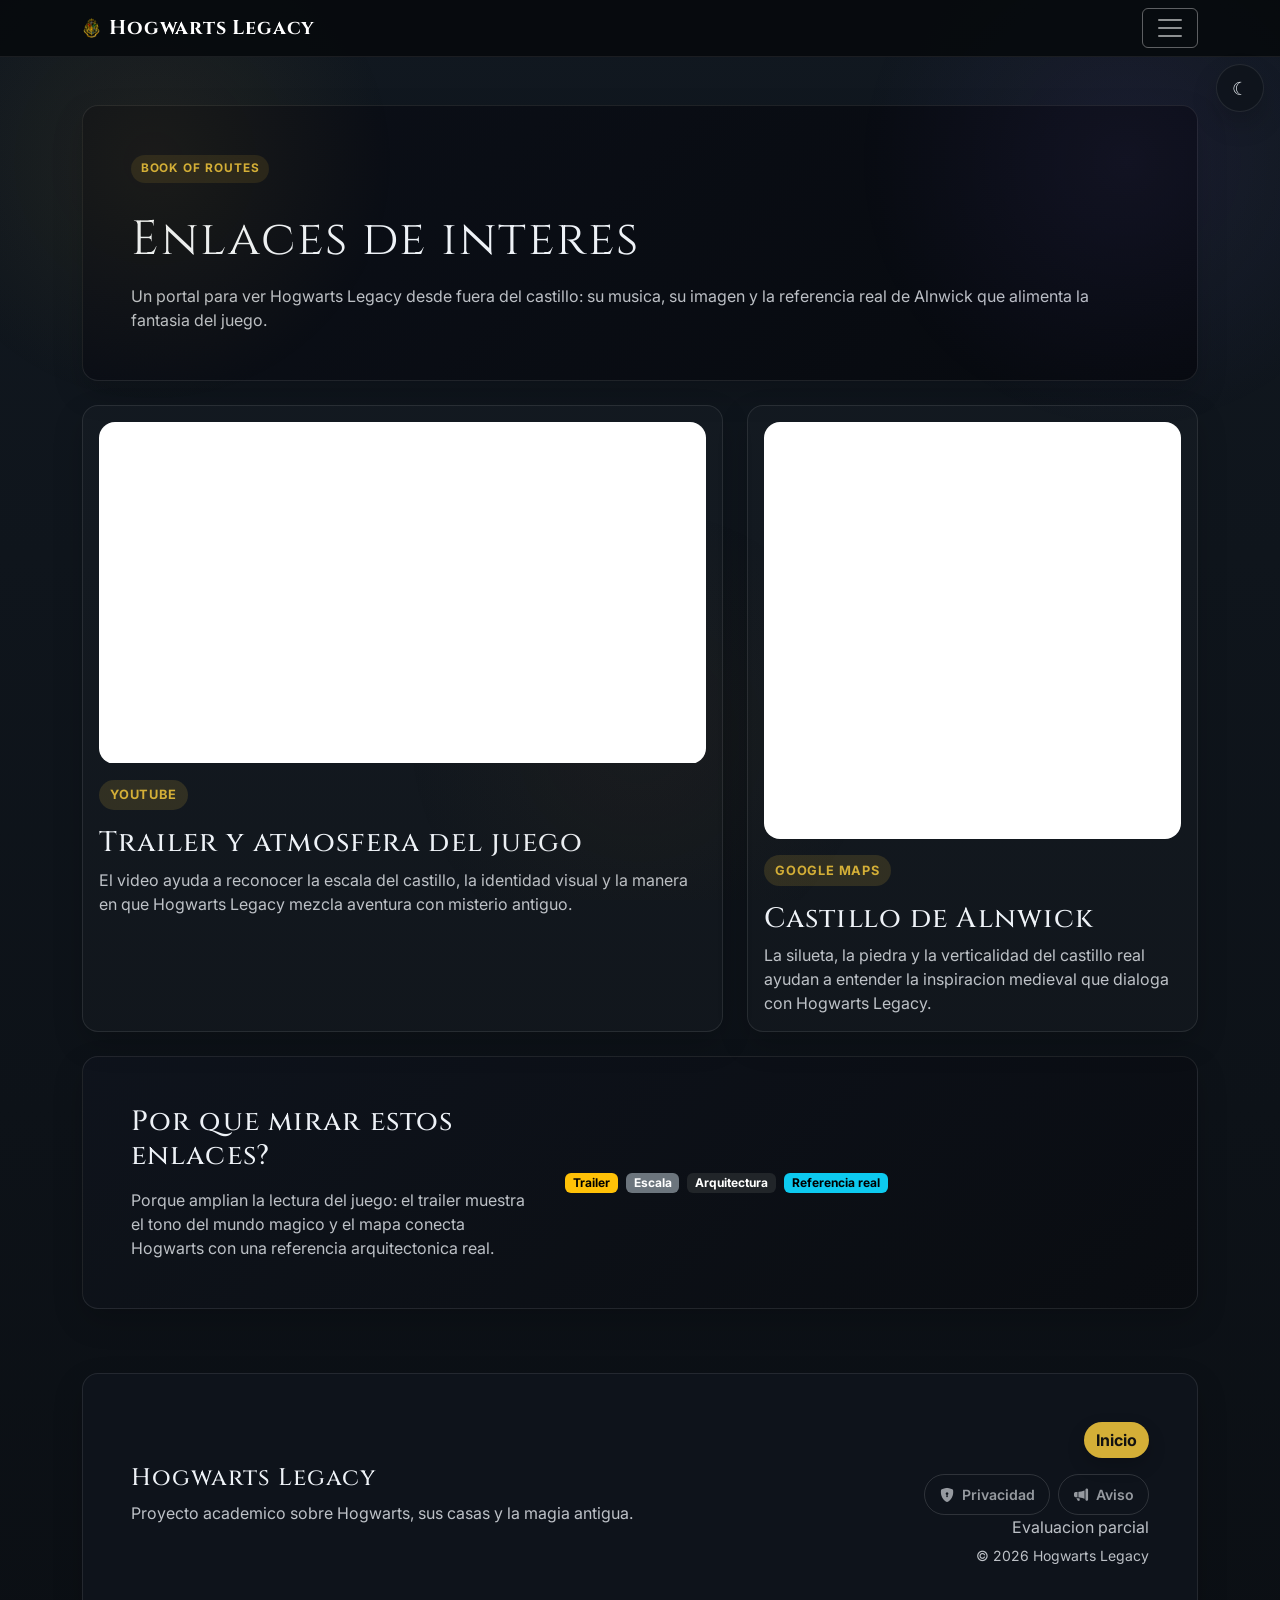
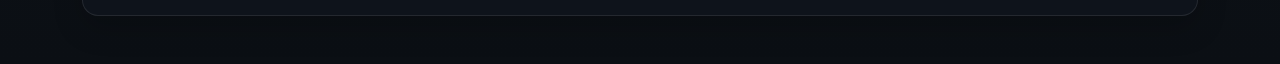
<file: pages/enlaces.html>
<!DOCTYPE html>
<html lang="es">
<head>
  <meta charset="UTF-8">
  <meta name="viewport" content="width=device-width, initial-scale=1.0">
  <title>Enlaces de Interes | Hogwarts Legacy</title>
  <meta name="description" content="Enlaces de interes sobre Hogwarts Legacy con videos y mapa de referencia.">
  <meta name="keywords" content="Hogwarts Legacy, enlaces de interes, YouTube, Google Maps, Hogwarts, Alnwick">
  <meta name="author" content="Hogwarts Legacy">
  <meta name="theme-color" content="#0b0f14">
  <meta property="og:title" content="Enlaces de Interes | Hogwarts Legacy">
  <meta property="og:description" content="Videos y mapa de referencia sobre el universo de Hogwarts Legacy.">
  <meta property="og:type" content="website">
  <link rel="icon" type="image/png" href="../images/Hogwarts-Crest.png">
  <link rel="apple-touch-icon" href="../images/Hogwarts-Crest.png">
  <link rel="preconnect" href="https://fonts.googleapis.com">
  <link rel="preconnect" href="https://fonts.gstatic.com" crossorigin>
  <link href="https://fonts.googleapis.com/css2?family=Cinzel:wght@400;700&family=Inter:wght@400;600;700&display=swap" rel="stylesheet">
  <link href="https://cdn.jsdelivr.net/npm/bootstrap-icons@1.11.3/font/bootstrap-icons.min.css" rel="stylesheet">
  <link href="https://cdn.jsdelivr.net/npm/bootstrap@5.3.3/dist/css/bootstrap.min.css" rel="stylesheet">
  <link rel="stylesheet" href="../css/style.css">
</head>
<body>
  <nav class="navbar navbar-dark site-nav sticky-top">
    <div class="container">
      <a class="navbar-brand fw-bold title-font d-flex align-items-center gap-2" href="../index.html"><img src="../images/Hogwarts-Crest.png" alt="Hogwarts Crest" class="brand-crest">Hogwarts Legacy</a>
      <button class="navbar-toggler" type="button" data-bs-toggle="collapse" data-bs-target="#siteNav" aria-controls="siteNav" aria-expanded="false" aria-label="Abrir navegacion">
        <span class="navbar-toggler-icon"></span>
      </button>
      <div class="collapse navbar-collapse" id="siteNav">
        <div class="navbar-nav ms-auto gap-lg-3 nav-links align-items-lg-center">
          <a class="nav-link" href="../index.html">Inicio</a>
          <a class="nav-link" href="casas.html">Casas</a>
          <a class="nav-link" href="noticias.html">Noticias</a>
          <a class="nav-link" href="enlaces.html">Interes</a>
          <a class="nav-link" href="contacto.html">Contacto</a>
        </div>
      </div>
    </div>
  </nav>

  <button class="theme-fab" type="button" id="themeToggle" aria-label="Cambiar tema" aria-pressed="false">
    <span class="theme-fab-icon" aria-hidden="true">☾</span>
  </button>

  <main class="container py-4 py-lg-5 interest-page">
    <section class="interest-hero panel p-4 p-lg-5 mb-4">
      <span class="section-label hero-kicker">Book of Routes</span>
      <h1 class="title-font display-5 mt-3 mb-3">Enlaces de interes</h1>
      <p class="text-muted-custom mb-0">Un portal para ver Hogwarts Legacy desde fuera del castillo: su musica, su imagen y la referencia real de Alnwick que alimenta la fantasia del juego.</p>
    </section>

    <section class="row g-4 mb-4">
      <div class="col-lg-7">
        <article class="panel p-3 h-100 interest-card">
          <div class="ratio ratio-16x9 rounded-4 overflow-hidden">
            <iframe src="https://www.youtube.com/embed/BtyBjOW8sGY?rel=0&playsinline=1" title="Trailer de Hogwarts Legacy" allow="accelerometer; autoplay; clipboard-write; encrypted-media; gyroscope; picture-in-picture" allowfullscreen></iframe>
          </div>
          <div class="mt-3">
            <span class="news-tag">YouTube</span>
            <h2 class="title-font h3 mt-3">Trailer y atmosfera del juego</h2>
            <p class="text-muted-custom mb-0">El video ayuda a reconocer la escala del castillo, la identidad visual y la manera en que Hogwarts Legacy mezcla aventura con misterio antiguo.</p>
          </div>
        </article>
      </div>
      <div class="col-lg-5">
        <article class="panel p-3 h-100 interest-card">
          <div class="ratio ratio-1x1 rounded-4 overflow-hidden">
            <iframe src="https://www.google.com/maps?q=Castillo+de+Alnwick&output=embed" title="Castillo de Alnwick en Google Maps" loading="lazy" referrerpolicy="no-referrer-when-downgrade" allowfullscreen></iframe>
          </div>
          <div class="mt-3">
            <span class="news-tag">Google Maps</span>
            <h2 class="title-font h3 mt-3">Castillo de Alnwick</h2>
            <p class="text-muted-custom mb-0">La silueta, la piedra y la verticalidad del castillo real ayudan a entender la inspiracion medieval que dialoga con Hogwarts Legacy.</p>
          </div>
        </article>
      </div>
    </section>

    <section class="panel p-4 p-lg-5 interest-grid">
      <div class="row g-4 align-items-center">
        <div class="col-lg-5">
          <h2 class="title-font h3 mb-3">Por que mirar estos enlaces?</h2>
          <p class="text-muted-custom mb-0">Porque amplian la lectura del juego: el trailer muestra el tono del mundo magico y el mapa conecta Hogwarts con una referencia arquitectonica real.</p>
        </div>
        <div class="col-lg-7">
          <div class="d-flex flex-wrap gap-2">
            <span class="badge text-bg-warning">Trailer</span>
            <span class="badge text-bg-secondary">Escala</span>
            <span class="badge text-bg-dark">Arquitectura</span>
            <span class="badge text-bg-info">Referencia real</span>
          </div>
        </div>
      </div>
    </section>
  </main>

  <footer class="site-footer container pb-5">
    <div class="panel p-4 p-lg-5">
      <div class="row g-4 align-items-center">
        <div class="col-lg-8">
          <h2 class="title-font h4 mb-2">Hogwarts Legacy</h2>
          <p class="mb-0 text-muted-custom">Proyecto academico sobre Hogwarts, sus casas y la magia antigua.</p>
        </div>
        <div class="col-lg-4 text-lg-end">
          <a class="btn btn-gold" href="../index.html">Inicio</a>
          <div class="d-flex flex-wrap gap-2 justify-content-lg-end mt-3">
            <button class="btn btn-privacy" type="button" data-bs-toggle="modal" data-bs-target="#privacyModal">
              <i class="bi bi-shield-lock-fill" aria-hidden="true"></i>
              <span class="ms-1">Privacidad</span>
            </button>
            <button class="btn btn-privacy" type="button" id="castleAlertBtn" aria-label="Aviso del castillo">
              <i class="bi bi-megaphone-fill" aria-hidden="true"></i>
              <span class="ms-1">Aviso</span>
            </button>
          </div>
          <p class="mb-1 text-muted-custom">Evaluacion parcial</p>
          <small class="text-muted-custom">&copy; 2026 Hogwarts Legacy</small>
        </div>
      </div>
    </div>
  </footer>

  <div class="modal fade" id="privacyModal" tabindex="-1" aria-labelledby="privacyModalLabel" aria-hidden="true">
    <div class="modal-dialog modal-dialog-centered modal-lg">
      <div class="modal-content panel">
        <div class="modal-header border-0">
          <h2 class="modal-title title-font h4" id="privacyModalLabel">Politica de Privacidad</h2>
          <button type="button" class="btn-close" data-bs-dismiss="modal" aria-label="Cerrar"></button>
        </div>
        <div class="modal-body pt-0">
          <p class="text-muted-custom">Este grimorio digital recuerda tu casa elegida y usa enlaces externos para abrir mapas, videos y referencias del mundo magico.</p>
          <ul class="contact-list text-muted-custom mb-0">
            <li>Se guarda la casa seleccionada en localStorage para recordar tu preferencia.</li>
            <li>No se recopilan datos personales sensibles desde el formulario de contacto.</li>
            <li>Los enlaces externos pueden abrir servicios de terceros como YouTube o Google Maps.</li>
            <li>La exploracion del castillo se apoya en referencias, mapas y videos del mundo de Hogwarts Legacy.</li>
          </ul>
        </div>
        <div class="modal-footer border-0">
          <button type="button" class="btn btn-gold" data-bs-dismiss="modal">Entendido</button>
        </div>
      </div>
    </div>
  </div>

  <script src="https://cdn.jsdelivr.net/npm/bootstrap@5.3.3/dist/js/bootstrap.bundle.min.js"></script>
  <script src="../js/main.js"></script>
</body>
</html>
</file>
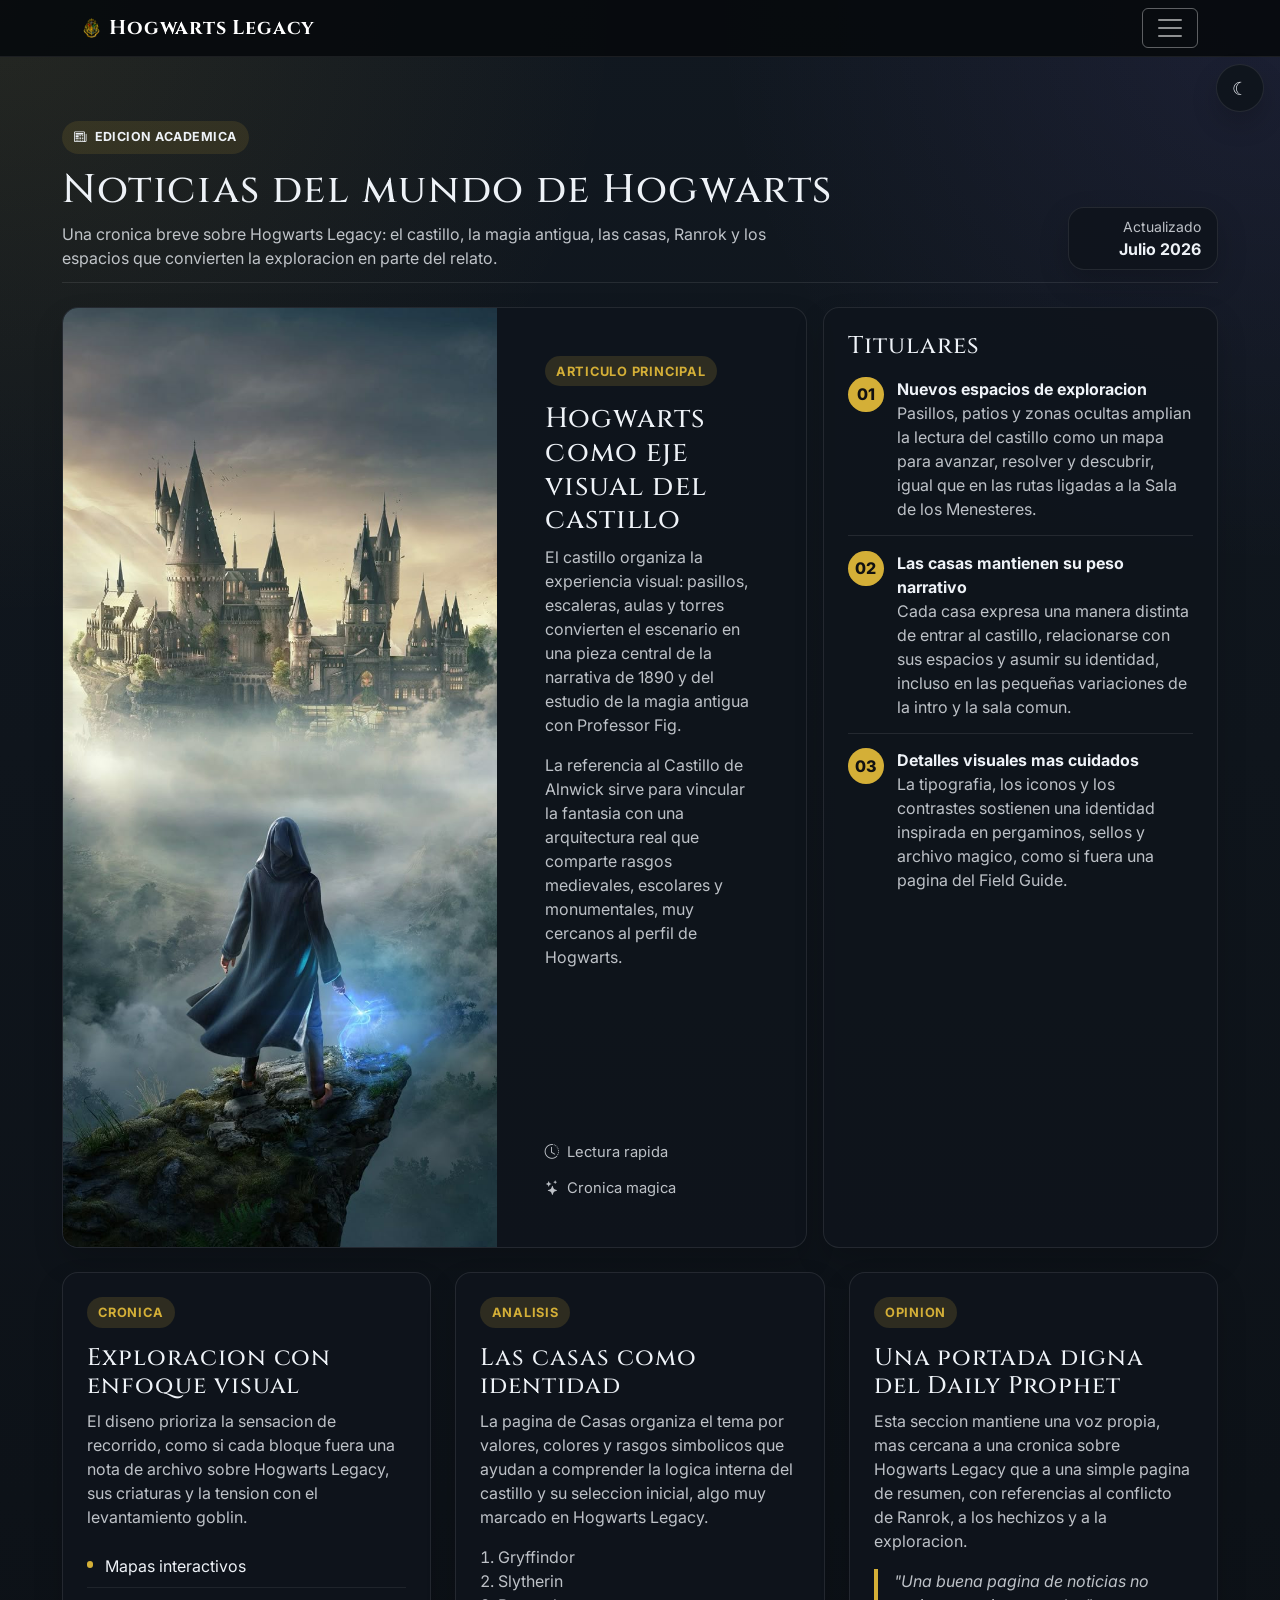
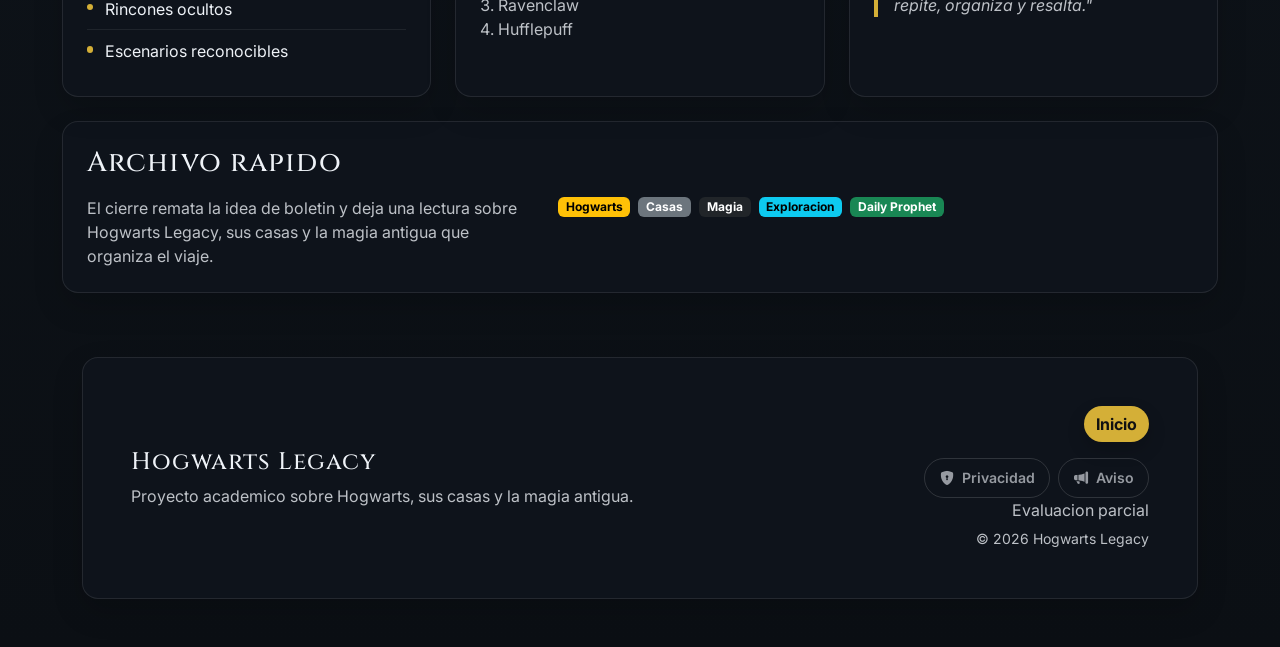
<file: pages/noticias.html>
<!DOCTYPE html>
<html lang="es">
<head>
  <meta charset="UTF-8">
  <meta name="viewport" content="width=device-width, initial-scale=1.0">
  <title>Noticias | Hogwarts Legacy</title>
  <meta name="description" content="Cronica editorial sobre Hogwarts Legacy, sus casas, criaturas y conflictos.">
  <meta name="keywords" content="Hogwarts Legacy, noticias, articulos, Hogwarts, magia, videojuego, Ranrok">
  <meta name="author" content="Hogwarts Legacy">
  <meta name="theme-color" content="#0b0f14">
  <meta property="og:title" content="Noticias | Hogwarts Legacy">
  <meta property="og:description" content="Cronicas y articulos sobre el universo de Hogwarts Legacy.">
  <meta property="og:type" content="website">
  <link rel="icon" type="image/png" href="../images/Hogwarts-Crest.png">
  <link rel="apple-touch-icon" href="../images/Hogwarts-Crest.png">
  <link rel="preconnect" href="https://fonts.googleapis.com">
  <link rel="preconnect" href="https://fonts.gstatic.com" crossorigin>
  <link href="https://fonts.googleapis.com/css2?family=Cinzel:wght@400;700&family=Inter:wght@400;600;700&display=swap" rel="stylesheet">
  <link href="https://cdn.jsdelivr.net/npm/bootstrap-icons@1.11.3/font/bootstrap-icons.min.css" rel="stylesheet">
  <link href="https://cdn.jsdelivr.net/npm/bootstrap@5.3.3/dist/css/bootstrap.min.css" rel="stylesheet">
  <link rel="stylesheet" href="../css/style.css">
</head>
<body class="news-page">
  <nav class="navbar navbar-dark site-nav sticky-top">
    <div class="container">
      <a class="navbar-brand fw-bold title-font d-flex align-items-center gap-2" href="../index.html"><img src="../images/Hogwarts-Crest.png" alt="Hogwarts Crest" class="brand-crest">Hogwarts Legacy</a>
      <button class="navbar-toggler" type="button" data-bs-toggle="collapse" data-bs-target="#siteNav" aria-controls="siteNav" aria-expanded="false" aria-label="Abrir navegacion">
        <span class="navbar-toggler-icon"></span>
      </button>
      <div class="collapse navbar-collapse" id="siteNav">
        <div class="navbar-nav ms-auto gap-lg-3 nav-links align-items-lg-center">
          <a class="nav-link" href="../index.html">Inicio</a>
          <a class="nav-link" href="casas.html">Casas</a>
          <a class="nav-link" href="noticias.html">Noticias</a>
          <a class="nav-link" href="enlaces.html">Interes</a>
          <a class="nav-link" href="contacto.html">Contacto</a>
        </div>
      </div>
    </div>
  </nav>

  <button class="theme-fab" type="button" id="themeToggle" aria-label="Cambiar tema" aria-pressed="false">
    <span class="theme-fab-icon" aria-hidden="true">☾</span>
  </button>

  <main class="container py-4 py-lg-5 news-shell">
    <section class="news-masthead mb-4">
      <div class="news-eyebrow">
        <i class="bi bi-newspaper" aria-hidden="true"></i>
        <span>Edicion academica</span>
      </div>
      <div class="d-flex flex-wrap align-items-end justify-content-between gap-3">
        <div>
          <h1 class="title-font mb-2">Noticias del mundo de Hogwarts</h1>
          <p class="news-intro mb-0">Una cronica breve sobre Hogwarts Legacy: el castillo, la magia antigua, las casas, Ranrok y los espacios que convierten la exploracion en parte del relato.</p>
        </div>
        <div class="news-date panel px-3 py-2">
          <span class="small text-muted-custom d-block">Actualizado</span>
          <strong>Julio 2026</strong>
        </div>
      </div>
    </section>

    <section class="news-grid mb-4">
      <article class="news-feature panel p-0 overflow-hidden">
        <div class="row g-0 h-100">
          <div class="col-lg-7">
            <div class="news-hero-image h-100">
              <img src="../images/c9ce0f781e563fe27fada659b14390b6.jpg" class="w-100 h-100 object-fit-cover" alt="Vista de Hogwarts Legacy">
            </div>
          </div>
          <div class="col-lg-5">
            <div class="p-4 p-lg-5 news-feature-body h-100 d-flex flex-column justify-content-between">
              <div>
                <span class="news-tag">Articulo principal</span>
                <h2 class="title-font h3 mt-3">Hogwarts como eje visual del castillo</h2>
                <p class="text-muted-custom">El castillo organiza la experiencia visual: pasillos, escaleras, aulas y torres convierten el escenario en una pieza central de la narrativa de 1890 y del estudio de la magia antigua con Professor Fig.</p>
                <p class="text-muted-custom mb-0">La referencia al Castillo de Alnwick sirve para vincular la fantasia con una arquitectura real que comparte rasgos medievales, escolares y monumentales, muy cercanos al perfil de Hogwarts.</p>
              </div>
              <div class="news-meta mt-4">
                <span><i class="bi bi-clock-history" aria-hidden="true"></i> Lectura rapida</span>
                <span><i class="bi bi-stars" aria-hidden="true"></i> Cronica magica</span>
              </div>
            </div>
          </div>
        </div>
      </article>

      <aside class="news-side panel p-4">
        <h2 class="title-font h4 mb-3">Titulares</h2>
        <div class="news-ticker">
          <div class="news-ticker-item">
            <span class="news-ticker-label">01</span>
            <div>
              <strong>Nuevos espacios de exploracion</strong>
              <p class="mb-0 text-muted-custom">Pasillos, patios y zonas ocultas amplian la lectura del castillo como un mapa para avanzar, resolver y descubrir, igual que en las rutas ligadas a la Sala de los Menesteres.</p>
            </div>
          </div>
          <div class="news-ticker-item">
            <span class="news-ticker-label">02</span>
            <div>
              <strong>Las casas mantienen su peso narrativo</strong>
              <p class="mb-0 text-muted-custom">Cada casa expresa una manera distinta de entrar al castillo, relacionarse con sus espacios y asumir su identidad, incluso en las pequeñas variaciones de la intro y la sala comun.</p>
            </div>
          </div>
          <div class="news-ticker-item">
            <span class="news-ticker-label">03</span>
            <div>
              <strong>Detalles visuales mas cuidados</strong>
              <p class="mb-0 text-muted-custom">La tipografia, los iconos y los contrastes sostienen una identidad inspirada en pergaminos, sellos y archivo magico, como si fuera una pagina del Field Guide.</p>
            </div>
          </div>
        </div>
      </aside>
    </section>

    <section class="row g-4 mb-4">
      <div class="col-lg-4">
        <article class="panel news-card p-4 h-100">
          <span class="news-tag">Cronica</span>
          <h3 class="title-font h4 mt-3">Exploracion con enfoque visual</h3>
          <p class="text-muted-custom">El diseno prioriza la sensacion de recorrido, como si cada bloque fuera una nota de archivo sobre Hogwarts Legacy, sus criaturas y la tension con el levantamiento goblin.</p>
          <ul class="magic-list mb-0">
            <li>Mapas interactivos</li>
            <li>Rincones ocultos</li>
            <li>Escenarios reconocibles</li>
          </ul>
        </article>
      </div>
      <div class="col-lg-4">
        <article class="panel news-card p-4 h-100">
          <span class="news-tag">Analisis</span>
          <h3 class="title-font h4 mt-3">Las casas como identidad</h3>
          <p class="text-muted-custom">La pagina de Casas organiza el tema por valores, colores y rasgos simbolicos que ayudan a comprender la logica interna del castillo y su seleccion inicial, algo muy marcado en Hogwarts Legacy.</p>
          <ol class="news-list mb-0 text-muted-custom">
            <li>Gryffindor</li>
            <li>Slytherin</li>
            <li>Ravenclaw</li>
            <li>Hufflepuff</li>
          </ol>
        </article>
      </div>
      <div class="col-lg-4">
        <article class="panel news-card p-4 h-100">
          <span class="news-tag">Opinion</span>
          <h3 class="title-font h4 mt-3">Una portada digna del Daily Prophet</h3>
          <p class="text-muted-custom">Esta seccion mantiene una voz propia, mas cercana a una cronica sobre Hogwarts Legacy que a una simple pagina de resumen, con referencias al conflicto de Ranrok, a los hechizos y a la exploracion.</p>
          <blockquote class="news-quote mb-0">
            "Una buena pagina de noticias no repite, organiza y resalta."
          </blockquote>
        </article>
      </div>
    </section>

    <section class="panel p-4 news-footer">
      <div class="row g-4 align-items-center">
        <div class="col-lg-5">
          <h2 class="title-font h3 mb-3">Archivo rapido</h2>
          <p class="text-muted-custom mb-0">El cierre remata la idea de boletin y deja una lectura sobre Hogwarts Legacy, sus casas y la magia antigua que organiza el viaje.</p>
        </div>
        <div class="col-lg-7">
          <div class="d-flex flex-wrap gap-2">
            <span class="badge text-bg-warning">Hogwarts</span>
            <span class="badge text-bg-secondary">Casas</span>
            <span class="badge text-bg-dark">Magia</span>
            <span class="badge text-bg-info">Exploracion</span>
            <span class="badge text-bg-success">Daily Prophet</span>
          </div>
        </div>
      </div>
    </section>
  </main>

  <footer class="site-footer container pb-5">
    <div class="panel p-4 p-lg-5">
      <div class="row g-4 align-items-center">
        <div class="col-lg-8">
          <h2 class="title-font h4 mb-2">Hogwarts Legacy</h2>
          <p class="mb-0 text-muted-custom">Proyecto academico sobre Hogwarts, sus casas y la magia antigua.</p>
        </div>
        <div class="col-lg-4 text-lg-end">
          <a class="btn btn-gold" href="../index.html">Inicio</a>
          <div class="d-flex flex-wrap gap-2 justify-content-lg-end mt-3">
            <button class="btn btn-privacy" type="button" data-bs-toggle="modal" data-bs-target="#privacyModal">
              <i class="bi bi-shield-lock-fill" aria-hidden="true"></i>
              <span class="ms-1">Privacidad</span>
            </button>
            <button class="btn btn-privacy" type="button" id="castleAlertBtn" aria-label="Aviso del castillo">
              <i class="bi bi-megaphone-fill" aria-hidden="true"></i>
              <span class="ms-1">Aviso</span>
            </button>
          </div>
          <p class="mb-1 text-muted-custom">Evaluacion parcial</p>
          <small class="text-muted-custom">&copy; 2026 Hogwarts Legacy</small>
        </div>
      </div>
    </div>
  </footer>

  <div class="modal fade" id="privacyModal" tabindex="-1" aria-labelledby="privacyModalLabel" aria-hidden="true">
    <div class="modal-dialog modal-dialog-centered modal-lg">
      <div class="modal-content panel">
        <div class="modal-header border-0">
          <h2 class="modal-title title-font h4" id="privacyModalLabel">Politica de Privacidad</h2>
          <button type="button" class="btn-close" data-bs-dismiss="modal" aria-label="Cerrar"></button>
        </div>
        <div class="modal-body pt-0">
          <p class="text-muted-custom">Este grimorio digital recuerda tu casa elegida y usa enlaces externos para abrir mapas, videos y referencias del mundo magico.</p>
          <ul class="contact-list text-muted-custom mb-0">
            <li>Se guarda la casa seleccionada en localStorage para recordar tu preferencia.</li>
            <li>No se recopilan datos personales sensibles desde el formulario de contacto.</li>
            <li>Los enlaces externos pueden abrir servicios de terceros como YouTube o Google Maps.</li>
            <li>La exploracion del castillo se apoya en referencias, mapas y videos del mundo de Hogwarts Legacy.</li>
          </ul>
        </div>
        <div class="modal-footer border-0">
          <button type="button" class="btn btn-gold" data-bs-dismiss="modal">Entendido</button>
        </div>
      </div>
    </div>
  </div>

  <script src="https://cdn.jsdelivr.net/npm/bootstrap@5.3.3/dist/js/bootstrap.bundle.min.js"></script>
  <script src="../js/main.js"></script>
</body>
</html>
</file>
<file: css/style.css>
:root {
  --bg: #0b0f14;
  --body-top: #111820;
  --panel: rgba(15, 20, 28, 0.9);
  --nav: rgba(7, 10, 14, .92);
  --nav-link: rgba(255,255,255,.88);
  --nav-border: rgba(255,255,255,.08);
  --gold: #d4af37;
  --text: #eef2f7;
  --text-muted: rgba(238,242,247,.78);
  --panel-border: rgba(255,255,255,.09);
  --hero-glow: radial-gradient(circle at 20% 20%, rgba(212,175,55,.12), transparent 30%);
  --list-border: rgba(255,255,255,.07);
  --marker-bg: rgba(10,13,18,.9);
  --marker-border: rgba(241,217,139,.35);
}

body[data-theme="light"] {
  --bg: #f6f8fc;
  --body-top: #ffffff;
  --panel: rgba(255,255,255,.97);
  --nav: rgba(255,255,255,.96);
  --nav-link: rgba(28,36,48,.88);
  --nav-border: rgba(30,40,56,.12);
  --text: #1c2430;
  --text-muted: rgba(28,36,48,.72);
  --panel-border: rgba(30,40,56,.12);
  --hero-glow: radial-gradient(circle at 20% 20%, rgba(212,175,55,.16), transparent 30%);
  --list-border: rgba(28,36,48,.09);
  --marker-bg: rgba(255,255,255,.96);
  --marker-border: rgba(120, 86, 29, .22);
  color-scheme: light;
}

body[data-theme="dark"] { color-scheme: dark; }

* { box-sizing: border-box; }
html { scroll-behavior: smooth; }
body {
  margin: 0;
  font-family: "Inter", sans-serif;
  background: linear-gradient(180deg, var(--body-top) 0%, var(--bg) 100%);
  color: var(--text);
}
.title-font { font-family: "Cinzel", serif; letter-spacing: .04em; }
.site-nav {
  background: var(--nav);
  border-bottom: 1px solid var(--nav-border);
}
.site-nav .container { gap: 1rem; display: flex; align-items: center; flex-wrap: wrap; }
.site-nav .navbar-brand { color: #fff; }
.nav-links .nav-link { color: var(--nav-link); text-decoration: none; font-weight: 600; transition: color .2s ease, opacity .2s ease; }
.nav-links .nav-link:hover, .nav-links .nav-link:focus { color: var(--gold); }
.site-nav .navbar-toggler { border-color: rgba(255,255,255,.35); }
.theme-fab {
  position: fixed;
  top: 4rem;
  right: 1rem;
  z-index: 1050;
  width: 3rem;
  height: 3rem;
  border: 1px solid var(--panel-border);
  border-radius: 999px;
  background: var(--panel);
  color: var(--text);
  display: inline-flex;
  align-items: center;
  justify-content: center;
  box-shadow: 0 12px 26px rgba(0,0,0,.18);
  transition: transform .2s ease, box-shadow .2s ease, background .2s ease;
}
.theme-fab:hover, .theme-fab:focus { transform: translateY(-2px); box-shadow: 0 14px 28px rgba(0,0,0,.22); }
.theme-fab-icon { font-size: 1.15rem; line-height: 1; }
.brand-crest { width: 1.2rem; height: 1.2rem; object-fit: contain; display: inline-block; vertical-align: middle; }
.hero { background: linear-gradient(rgba(8,12,18,.72), rgba(8,12,18,.72)), url("../images/Hogwarts.jpg") center/cover no-repeat; }
.hero { position: relative; }
.hero::after {
  content: "";
  position: absolute;
  inset: 0;
  background: var(--hero-glow);
  pointer-events: none;
}
.hero .container { position: relative; z-index: 1; }
.hero h1 { text-shadow: 0 8px 20px rgba(0,0,0,.45); }
.hero-kicker { margin-bottom: .75rem; }
.hero-home {
  background:
    linear-gradient(rgba(8,12,18,.76), rgba(8,12,18,.82)),
    url("../images/Hogwarts.jpg") center/cover no-repeat;
  position: relative;
}
.home-page { overflow-x: clip; }
.hero-badge {
  display: inline-flex;
  align-items: center;
  gap: .55rem;
  padding: .45rem .8rem;
  border-radius: 999px;
  background: rgba(212,175,55,.14);
  color: #f9e8a6;
  font-weight: 700;
  letter-spacing: .05em;
  text-transform: uppercase;
  font-size: .78rem;
}
.section-label {
  display: inline-flex;
  align-items: center;
  padding: .3rem .6rem;
  border-radius: 999px;
  background: rgba(212,175,55,.12);
  color: var(--gold);
  font-size: .74rem;
  font-weight: 700;
  letter-spacing: .08em;
  text-transform: uppercase;
}
.hero-copy { max-width: 42rem; color: rgba(255,255,255,.88); }
.hero-signature {
  border: 1px solid rgba(241,217,139,.22);
  background: rgba(10,13,18,.55);
  backdrop-filter: blur(10px);
}
.hero-crest {
  width: 3rem;
  height: 3rem;
  object-fit: contain;
  flex: 0 0 auto;
}
.hero-feature-shell {
  background: rgba(9,12,18,.55);
  border: 1px solid rgba(241,217,139,.18);
  backdrop-filter: blur(12px);
}
.hero-carousel .carousel-inner { border-radius: 1rem; overflow: hidden; }
.hero-slide-img {
  height: 28rem;
  object-fit: cover;
  filter: saturate(1.05) contrast(1.04);
}
.hero-slide-crest { object-fit: contain; padding: 2.5rem; background: radial-gradient(circle, rgba(212,175,55,.18), rgba(8,12,18,.92) 72%); }
.hero-carousel .carousel-caption {
  left: 1rem;
  right: 1rem;
  bottom: 1rem;
  padding: 1rem 1.1rem;
  text-align: left;
  border-radius: .9rem;
  background: linear-gradient(180deg, rgba(8,12,18,.24), rgba(8,12,18,.86));
}
.hero-carousel .carousel-indicators { margin-bottom: .7rem; }
.hero-carousel .carousel-indicators [data-bs-target] { width: .7rem; height: .7rem; border-radius: 50%; }
.spotlight-card { position: relative; overflow: hidden; }
.spotlight-card::after {
  content: "";
  position: absolute;
  inset: auto -18% -34% auto;
  width: 9rem;
  height: 9rem;
  border-radius: 50%;
  background: rgba(212,175,55,.08);
}
.spotlight-icon {
  width: 3rem;
  height: 3rem;
  border-radius: 50%;
  display: inline-flex;
  align-items: center;
  justify-content: center;
  background: rgba(212,175,55,.16);
  color: var(--gold);
  font-size: 1.2rem;
}
.spellbook-shell {
  background: linear-gradient(135deg, rgba(12,16,24,.97), rgba(7,10,14,.97));
}
.spell-steps { padding-left: 1.15rem; }
.spell-steps li { margin-bottom: .55rem; }
.spell-card {
  border-radius: 1rem;
  box-shadow: 0 12px 28px rgba(0,0,0,.18);
}
.spell-card p { line-height: 1.6; }
.game-map-home { min-height: 360px; margin-top: 1rem; }
.house-reminder { border: 1px solid rgba(241,217,139,.22); }
.hero-house-icon { margin-right: .25rem; }
.house-reminder--active { border-width: 1px; }
.house-reminder.gryffindor { background: rgba(127,9,9,.18); }
.house-reminder.slytherin { background: rgba(42,98,61,.18); }
.house-reminder.ravenclaw { background: rgba(14,26,58,.18); }
.house-reminder.hufflepuff { background: rgba(236,185,57,.18); color: #111; }
.house-reminder.hufflepuff .text-muted-custom { color: rgba(17,17,17,.75) !important; }
.panel {
  background: var(--panel);
  border: 1px solid var(--panel-border);
  border-radius: 1rem;
  box-shadow: 0 12px 30px rgba(0,0,0,.18);
}
.btn-gold {
  background: var(--gold);
  color: #111;
  font-weight: 700;
  border: 0;
  border-radius: 999px;
  box-shadow: 0 8px 18px rgba(0,0,0,.18);
  transition: transform .2s ease, box-shadow .2s ease;
}
.btn-gold:hover, .btn-gold:focus { background: #f1d98b; color: #111; transform: translateY(-2px); box-shadow: 0 12px 22px rgba(0,0,0,.24); }
.btn-privacy {
  border: 1px solid rgba(255,255,255,.18);
  background: transparent;
  color: var(--text-muted);
  font-weight: 600;
  font-size: .88rem;
  padding: .45rem .8rem;
  border-radius: 999px;
  opacity: .78;
  transition: opacity .2s ease, color .2s ease, border-color .2s ease, background .2s ease;
}
.btn-privacy:hover,
.btn-privacy:focus {
  opacity: 1;
  color: var(--text);
  border-color: rgba(212,175,55,.45);
  background: rgba(212,175,55,.08);
}
.site-nav .nav-link { opacity: .9; }
.site-nav .nav-link:hover { opacity: 1; }
.text-muted-custom { color: var(--text-muted); }
.collapse { scroll-margin-top: 90px; }
.magic-list { list-style: none; padding: 0; margin: 0; }
.magic-list li {
  padding: .55rem 0 .55rem 1.1rem;
  border-bottom: 1px solid var(--list-border);
  position: relative;
}
.magic-list li:last-child { border-bottom: 0; }
.magic-list li::before {
  content: ""; position: absolute; left: 0; top: 1rem;
  width: .4rem; height: .4rem; border-radius: 50%; background: var(--gold);
}
.game-map {
  position: relative;
  min-height: 320px;
  border-radius: 1rem;
  overflow: hidden;
  border: 1px solid var(--panel-border);
  background: linear-gradient(rgba(8,12,18,.58), rgba(8,12,18,.58)), url("../images/ChatGPT Image 2 jul 2026, 14_47_13.png") center/cover no-repeat;
}
.map-marker {
  position: absolute;
  padding: .45rem .75rem;
  border: 1px solid var(--marker-border);
  border-radius: 999px;
  background: var(--marker-bg);
  color: #fff;
  cursor: pointer;
}
.marker-hogwarts { left: 18%; top: 18%; }
.marker-hogsmeade { left: 54%; top: 38%; }
.marker-forest { left: 33%; top: 68%; }
.hl-popover { 
  --bs-popover-bg: #f4e7c1;
  --bs-popover-border-color: rgba(120, 86, 29, .65);
  --bs-popover-header-bg: #7a5a2b;
  --bs-popover-header-color: #fff6dd;
  --bs-popover-body-color: #2a2216;
}
.hl-popover .popover { border-radius: .8rem; overflow: hidden; }
.hl-popover .popover-header { font-family: "Cinzel", serif; }
.house-pill {
  display: inline-block;
  padding: .35rem .7rem;
  border-radius: 999px;
  background: rgba(255,255,255,.12);
  font-size: .85rem;
}
.house-current { min-height: 130px; }
.house-select {
  width: 100%;
  border: 0;
  border-radius: 1rem;
  padding: 1rem;
  font-weight: 700;
  box-shadow: 0 12px 30px rgba(0,0,0,.2);
  transition: transform .2s ease, box-shadow .2s ease, outline-color .2s ease;
}
.house-select:hover { transform: translateY(-3px); box-shadow: 0 16px 34px rgba(0,0,0,.24); }
.house-select.is-selected { outline: 3px solid rgba(241,217,139,.8); outline-offset: 3px; }
.gryffindor { background: linear-gradient(135deg, #7f0909, #d3a625); color: #fff; }
.slytherin { background: linear-gradient(135deg, #0d1b10, #2a623d); color: #fff; }
.ravenclaw { background: linear-gradient(135deg, #0e1a3a, #946b2d); color: #fff; }
.hufflepuff { background: linear-gradient(135deg, #372e29, #ecb939); color: #111; }
.house-points li::before { box-shadow: 0 0 10px rgba(241, 217, 139, .2); }
.houses-page { position: relative; }
.houses-page::before {
  content: "";
  position: fixed;
  inset: 0;
  pointer-events: none;
  background:
    radial-gradient(circle at 20% 12%, rgba(212,175,55,.08), transparent 18%),
    radial-gradient(circle at 80% 20%, rgba(120,86,29,.07), transparent 18%),
    radial-gradient(circle at 50% 82%, rgba(241,217,139,.05), transparent 24%);
}
.house-ledger-head { padding: 1rem 0 1.25rem; }
.house-current--glass {
  background: rgba(8,12,18,.55);
  border: 1px solid rgba(241,217,139,.18);
  backdrop-filter: blur(10px);
  box-shadow: 0 18px 34px rgba(0,0,0,.26);
}
.house-ledger-panel { background: linear-gradient(135deg, rgba(12,16,24,.98), rgba(7,10,14,.98)); }
.house-feature {
  position: relative;
  min-height: 28rem;
  border-radius: 1.25rem;
  overflow: hidden;
  box-shadow: 0 18px 34px rgba(0,0,0,.28);
}
.house-feature-image {
  width: 100%;
  height: 100%;
  object-fit: cover;
  filter: saturate(1.06) contrast(1.06);
  transition: transform .35s ease;
}
.house-feature:hover .house-feature-image { transform: scale(1.04); }
.house-feature-overlay {
  position: absolute;
  inset: auto 0 0 0;
  padding: 1.4rem;
  background: linear-gradient(180deg, transparent, rgba(6,9,14,.93));
}
.house-index {
  background: rgba(10,13,18,.72);
  border: 1px solid rgba(241,217,139,.16);
  border-radius: 1.25rem;
  padding: 1.25rem;
}
.house-index-note { background: rgba(255,255,255,.03); }
.house-article {
  border-radius: 1.15rem;
  transition: transform .25s ease, box-shadow .25s ease;
}
.house-article:hover { transform: translateY(-4px); box-shadow: 0 18px 34px rgba(0,0,0,.24); }
.house-article-image {
  width: 100%;
  height: 100%;
  min-height: 14rem;
  object-fit: cover;
  border-radius: .95rem;
  transition: transform .25s ease;
}
.house-article:hover .house-article-image { transform: scale(1.03); }
.house-summary { background: linear-gradient(135deg, rgba(15,20,28,.96), rgba(10,13,18,.96)); }
.houses-page .house-select {
  width: 100%;
}
.house-article,
.house-index,
.house-summary {
  box-shadow: 0 12px 30px rgba(0,0,0,.18);
}
.contact-hero { background: linear-gradient(135deg, rgba(8,12,18,.92), rgba(11,15,20,.78)); }
.contact-card {
  background: linear-gradient(180deg, rgba(16,22,32,.96), rgba(10,13,18,.96));
  border: 1px solid var(--panel-border);
  border-radius: 1rem;
  box-shadow: 0 12px 30px rgba(0,0,0,.25);
}
.contact-link {
  display: inline-flex;
  align-items: center;
  gap: .55rem;
  padding: .9rem 1.1rem;
  border-radius: .9rem;
  text-decoration: none;
  color: #111;
  font-weight: 700;
  background: var(--gold);
  transition: transform .2s ease, background .2s ease;
}
.contact-link:hover, .contact-link:focus { transform: translateY(-2px); background: #f1d98b; color: #111; }
.contact-list { padding-left: 1.2rem; }
.contact-list li { margin-bottom: .6rem; }
.site-footer { margin-top: 1rem; }
.site-footer .btn-privacy {
  position: static;
  width: auto;
  height: auto;
  padding: .55rem .9rem;
  backdrop-filter: none;
}

body[data-theme="light"] .hero {
  background: linear-gradient(rgba(248,250,253,.9), rgba(248,250,253,.84)), url("../images/Hogwarts.jpg") center/cover no-repeat;
}
body[data-theme="light"] .hero-home {
  background:
    linear-gradient(rgba(248,250,253,.82), rgba(240,245,252,.9)),
    url("../images/Hogwarts.jpg") center/cover no-repeat;
}
body[data-theme="light"] .hero h1 { color: #1c2430; text-shadow: none; }
body[data-theme="light"] .hero-copy { color: rgba(28,36,48,.82); }
body[data-theme="light"] .hero-badge { background: rgba(212,175,55,.16); color: #6d5314; }
body[data-theme="light"] .hero-signature,
body[data-theme="light"] .hero-feature-shell { background: rgba(255,255,255,.86); border-color: rgba(30,40,56,.12); }
body[data-theme="light"] .hero-carousel .carousel-caption { background: linear-gradient(180deg, rgba(255,255,255,.04), rgba(17,24,32,.82)); }
body[data-theme="light"] .spotlight-card::after { background: rgba(212,175,55,.11); }
body[data-theme="light"] .spotlight-icon { background: rgba(212,175,55,.2); }
body[data-theme="light"] .spellbook-shell { background: linear-gradient(135deg, rgba(255,255,255,.98), rgba(244,247,252,.98)); }
body[data-theme="light"] .spell-card { box-shadow: 0 10px 22px rgba(17,24,32,.07); }
body[data-theme="light"] .hero::after { opacity: .18; }
body[data-theme="light"] .site-nav .navbar-brand { color: #1c2430; }
body[data-theme="light"] .site-nav .navbar-toggler { border-color: rgba(28,36,48,.18); }
body[data-theme="light"] .site-nav .navbar-toggler-icon {
  background-image: url("data:image/svg+xml;charset=utf8,%3Csvg xmlns='http://www.w3.org/2000/svg' viewBox='0 0 30 30'%3E%3Cpath stroke='rgba(28, 36, 48, 0.9)' stroke-linecap='round' stroke-miterlimit='10' stroke-width='2' d='M4 7h22M4 15h22M4 23h22'/%3E%3C/svg%3E");
}
body[data-theme="light"] .panel,
body[data-theme="light"] .contact-card,
body[data-theme="light"] .contact-hero,
body[data-theme="light"] .house-current--glass,
body[data-theme="light"] .house-ledger-panel,
body[data-theme="light"] .house-summary,
body[data-theme="light"] .house-index,
body[data-theme="light"] .house-article {
  background: rgba(255,255,255,.98);
  border-color: var(--panel-border);
  box-shadow: 0 10px 22px rgba(17,24,32,.07);
}
body[data-theme="light"] .houses-page::before {
  background:
    radial-gradient(circle at 15% 10%, rgba(212,175,55,.12), transparent 18%),
    radial-gradient(circle at 80% 15%, rgba(120, 86, 29, .08), transparent 20%),
    radial-gradient(circle at 50% 80%, rgba(241,217,139,.06), transparent 22%);
}
body[data-theme="light"] .house-current--glass,
body[data-theme="light"] .house-ledger-panel,
body[data-theme="light"] .house-summary,
body[data-theme="light"] .house-index {
  background: rgba(255,255,255,.96);
  border-color: var(--panel-border);
  box-shadow: 0 10px 22px rgba(17,24,32,.07);
}
body[data-theme="light"] .house-feature-overlay { background: linear-gradient(180deg, transparent, rgba(17,24,32,.82)); }
body[data-theme="light"] .house-index-note { background: rgba(17,24,32,.03); }
body[data-theme="light"] .house-article { background: rgba(255,255,255,.98); }
body[data-theme="light"] .gryffindor {
  background: linear-gradient(135deg, #fff2f2, #ffe0e0);
  color: #4d1f1f;
}
body[data-theme="light"] .slytherin {
  background: linear-gradient(135deg, #eff7f0, #dcefe1);
  color: #20402d;
}
body[data-theme="light"] .ravenclaw {
  background: linear-gradient(135deg, #eef4ff, #dde8ff);
  color: #20345a;
}
body[data-theme="light"] .hufflepuff {
  background: linear-gradient(135deg, #fff9e8, #fff0b8);
  color: #5b4520;
}
body[data-theme="light"] .game-map {
  background: linear-gradient(rgba(248,250,253,.7), rgba(248,250,253,.68)), url("../images/ChatGPT Image 2 jul 2026, 14_47_13.png") center/cover no-repeat;
}
body[data-theme="light"] .map-marker {
  color: #1c2430;
}
body[data-theme="light"] .contact-link {
  color: #111;
}
body[data-theme="light"] .contact-link:hover,
body[data-theme="light"] .contact-link:focus {
  color: #111;
}
body[data-theme="light"] .house-reminder.gryffindor { background: rgba(127,9,9,.08); }
body[data-theme="light"] .house-reminder.slytherin { background: rgba(42,98,61,.08); }
body[data-theme="light"] .house-reminder.ravenclaw { background: rgba(14,26,58,.08); }
body[data-theme="light"] .house-reminder.hufflepuff { background: rgba(236,185,57,.18); }
body[data-theme="light"] .magic-list li { border-bottom-color: var(--list-border); }
body[data-theme="light"] .btn-gold { box-shadow: 0 8px 18px rgba(17,24,32,.08); }
body[data-theme="light"] .btn-gold {
  background: linear-gradient(180deg, #d9b24c, #c79d2f);
  color: #fff;
}
body[data-theme="light"] .btn-gold:hover,
body[data-theme="light"] .btn-gold:focus {
  background: linear-gradient(180deg, #e4c56c, #d6ab42);
  color: #fff;
}
body[data-theme="light"] .btn-gold:hover,
body[data-theme="light"] .btn-gold:focus { box-shadow: 0 12px 22px rgba(17,24,32,.12); }
body[data-theme="light"] .theme-fab {
  background: rgba(255,255,255,.98);
  border-color: rgba(30,40,56,.12);
  color: #1c2430;
}
body[data-theme="light"] .map-marker {
  box-shadow: 0 8px 16px rgba(17,24,32,.08);
}
iframe { border: 0; }
.modal .btn-close { opacity: .9; }
body[data-theme="dark"] .modal .btn-close {
  filter: invert(1) grayscale(100%) brightness(200%);
}

.news-page {
  background:
    radial-gradient(circle at top left, rgba(212,175,55,.10), transparent 24%),
    radial-gradient(circle at top right, rgba(140, 114, 255, .09), transparent 22%),
    linear-gradient(180deg, var(--body-top) 0%, var(--bg) 100%);
}
.news-shell { max-width: 1180px; }
.news-masthead {
  padding: 1rem 0 .75rem;
  border-bottom: 1px solid var(--panel-border);
}
.news-eyebrow {
  display: inline-flex;
  align-items: center;
  gap: .5rem;
  margin-bottom: .75rem;
  padding: .45rem .75rem;
  border-radius: 999px;
  background: rgba(212,175,55,.12);
  color: var(--text);
  font-weight: 700;
  letter-spacing: .04em;
  text-transform: uppercase;
  font-size: .78rem;
}
.news-intro { max-width: 46rem; color: var(--text-muted); }
.news-date {
  min-width: 150px;
  text-align: right;
}
.news-grid {
  display: grid;
  grid-template-columns: 1.7fr .9fr;
  gap: 1rem;
}
.news-feature,
.news-side,
.news-card,
.news-footer {
  background: var(--panel);
  border: 1px solid var(--panel-border);
  box-shadow: 0 14px 30px rgba(0,0,0,.16);
}
.news-feature { min-height: 100%; }
.news-hero-image { min-height: 100%; }
.news-feature-body { gap: 1rem; }
.news-tag {
  display: inline-flex;
  align-items: center;
  width: fit-content;
  padding: .35rem .7rem;
  border-radius: 999px;
  background: rgba(212,175,55,.16);
  color: var(--gold);
  font-size: .8rem;
  font-weight: 700;
  letter-spacing: .06em;
  text-transform: uppercase;
}
.news-meta {
  display: flex;
  flex-wrap: wrap;
  gap: .9rem;
  color: var(--text-muted);
  font-size: .92rem;
}
.news-meta span { display: inline-flex; align-items: center; gap: .45rem; }
.news-ticker { display: grid; gap: .9rem; }
.news-ticker-item {
  display: grid;
  grid-template-columns: auto 1fr;
  gap: .85rem;
  align-items: start;
  padding-bottom: .9rem;
  border-bottom: 1px solid var(--panel-border);
}
.news-ticker-item:last-child { border-bottom: 0; padding-bottom: 0; }
.news-ticker-label {
  width: 2.2rem;
  height: 2.2rem;
  border-radius: 999px;
  display: inline-flex;
  align-items: center;
  justify-content: center;
  background: var(--gold);
  color: #111;
  font-weight: 800;
}
.news-card { transition: transform .2s ease, box-shadow .2s ease; }
.news-card:hover { transform: translateY(-3px); box-shadow: 0 18px 34px rgba(0,0,0,.22); }
.news-list { padding-left: 1.1rem; }
.news-quote {
  margin-top: 1rem;
  padding-left: 1rem;
  border-left: 4px solid var(--gold);
  font-style: italic;
  color: var(--text-muted);
}
.news-footer { margin-bottom: 0; }

.interest-page {
  position: relative;
}
.interest-page::before {
  content: "";
  position: fixed;
  inset: 0;
  pointer-events: none;
  background:
    radial-gradient(circle at 12% 18%, rgba(212,175,55,.08), transparent 18%),
    radial-gradient(circle at 88% 18%, rgba(140,114,255,.08), transparent 20%),
    radial-gradient(circle at 50% 82%, rgba(120,86,29,.07), transparent 24%);
}
.interest-hero {
  background: linear-gradient(135deg, rgba(12,16,24,.97), rgba(7,10,14,.97));
}
.interest-card {
  background: rgba(255,255,255,.02);
  border: 1px solid var(--panel-border);
  transition: transform .25s ease, box-shadow .25s ease;
}
.interest-card:hover { transform: translateY(-4px); box-shadow: 0 18px 34px rgba(0,0,0,.22); }
.interest-grid {
  background: linear-gradient(135deg, rgba(15,20,28,.96), rgba(10,13,18,.96));
}

.spell-card {
  background: linear-gradient(135deg, rgba(15,20,28,.96), rgba(10,13,18,.96));
  border-radius: 1rem;
  transition: transform .25s ease, box-shadow .25s ease;
}
.spell-card:hover {
  transform: translateY(-4px);
  box-shadow: 0 18px 34px rgba(0,0,0,.22);
}
.spell-card .magic-list li { font-size: 1.05rem; }

body[data-theme="light"] .news-page {
  background:
    radial-gradient(circle at top left, rgba(212,175,55,.14), transparent 24%),
    radial-gradient(circle at top right, rgba(104, 80, 207, .08), transparent 22%),
    linear-gradient(180deg, #f7f9fd 0%, #edf2f8 100%);
}

body[data-theme="light"] .spell-card {
  background: rgba(255,255,255,.98);
  border-color: var(--panel-border);
  box-shadow: 0 10px 22px rgba(17,24,32,.07);
}

body[data-theme="light"] .interest-page::before {
  background:
    radial-gradient(circle at 12% 18%, rgba(212,175,55,.12), transparent 18%),
    radial-gradient(circle at 88% 18%, rgba(140,114,255,.08), transparent 20%),
    radial-gradient(circle at 50% 82%, rgba(120,86,29,.06), transparent 24%);
}
body[data-theme="light"] .interest-hero,
body[data-theme="light"] .interest-grid,
body[data-theme="light"] .interest-card {
  background: rgba(255,255,255,.98);
  border-color: var(--panel-border);
  box-shadow: 0 10px 22px rgba(17,24,32,.07);
}

@media (max-width: 991px) {
  .news-grid { grid-template-columns: 1fr; }
  .news-date { text-align: left; }
}

@media (max-width: 576px) {
  .site-nav .container { gap: .5rem; }
  .theme-fab { top: 3.5rem; right: .75rem; width: 2.75rem; height: 2.75rem; }
}

@media (max-width: 991px) {
  .house-feature { min-height: 22rem; }
}
</file>
